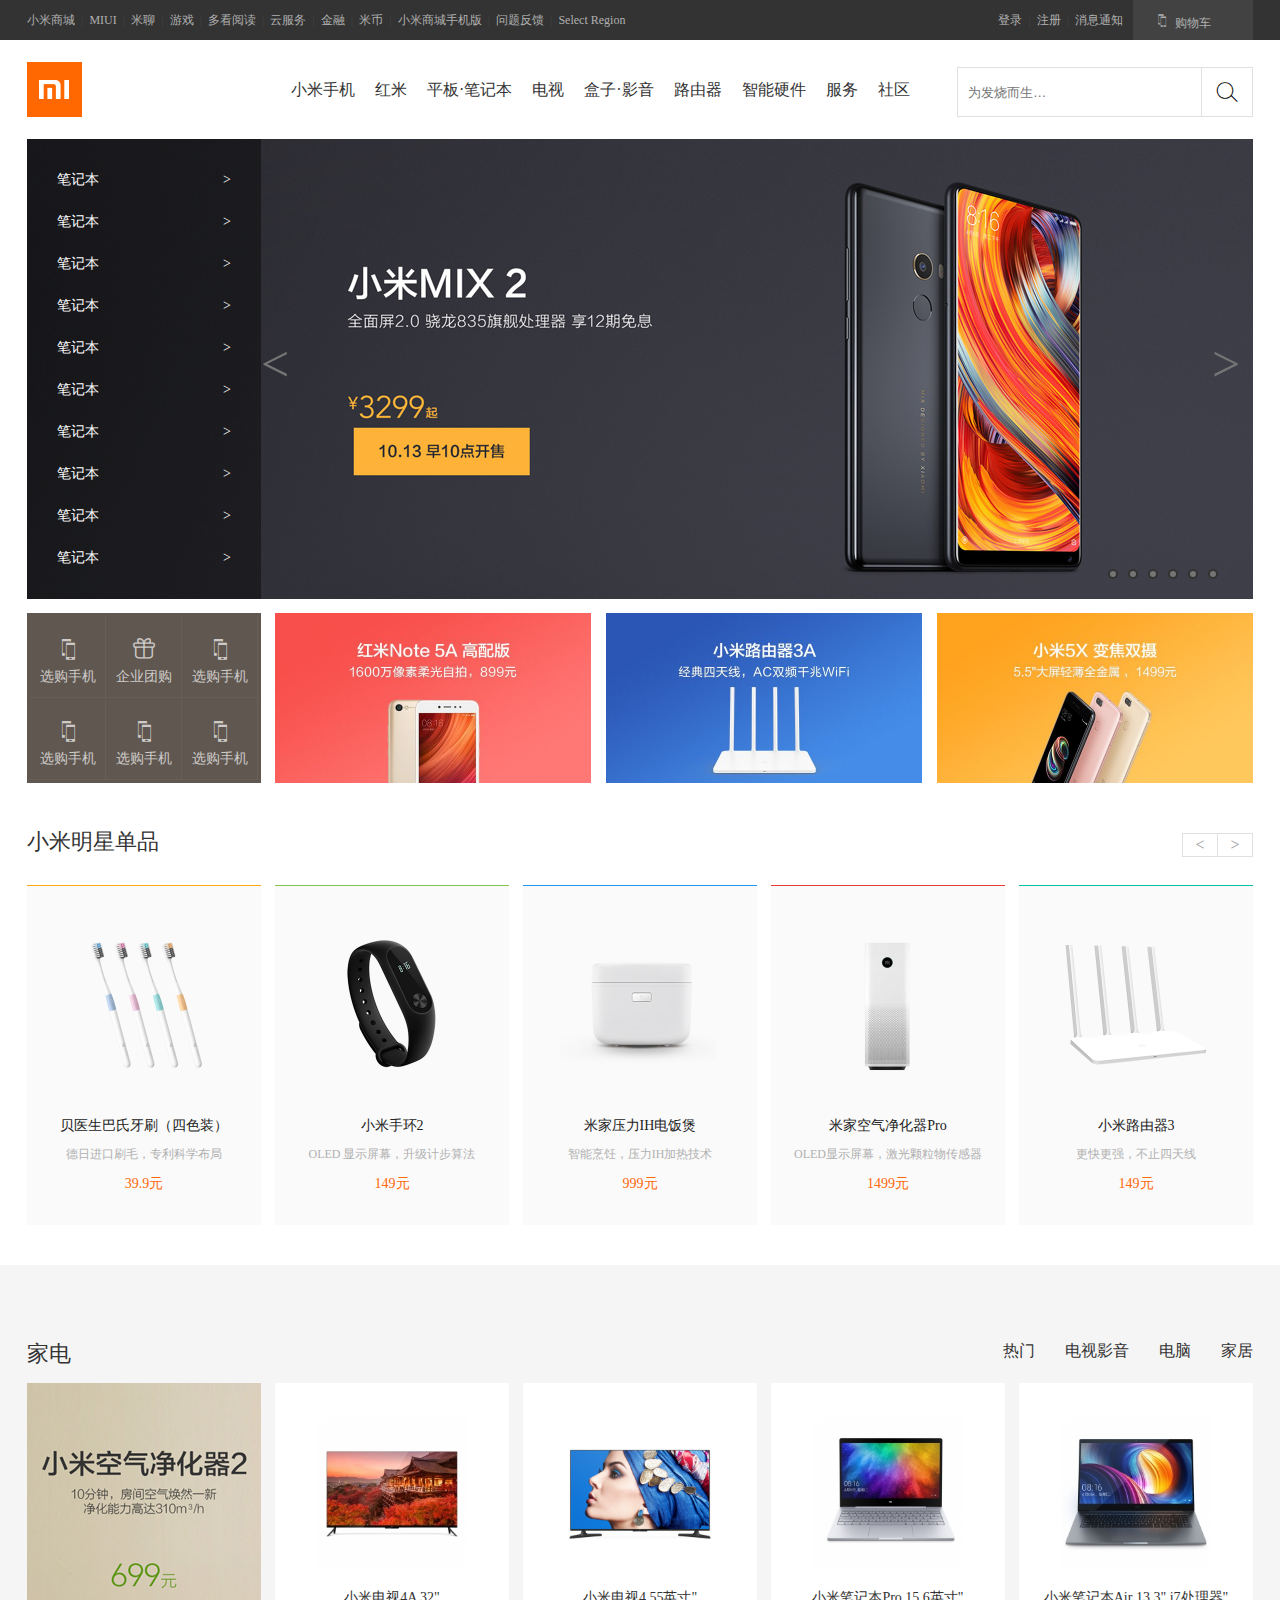
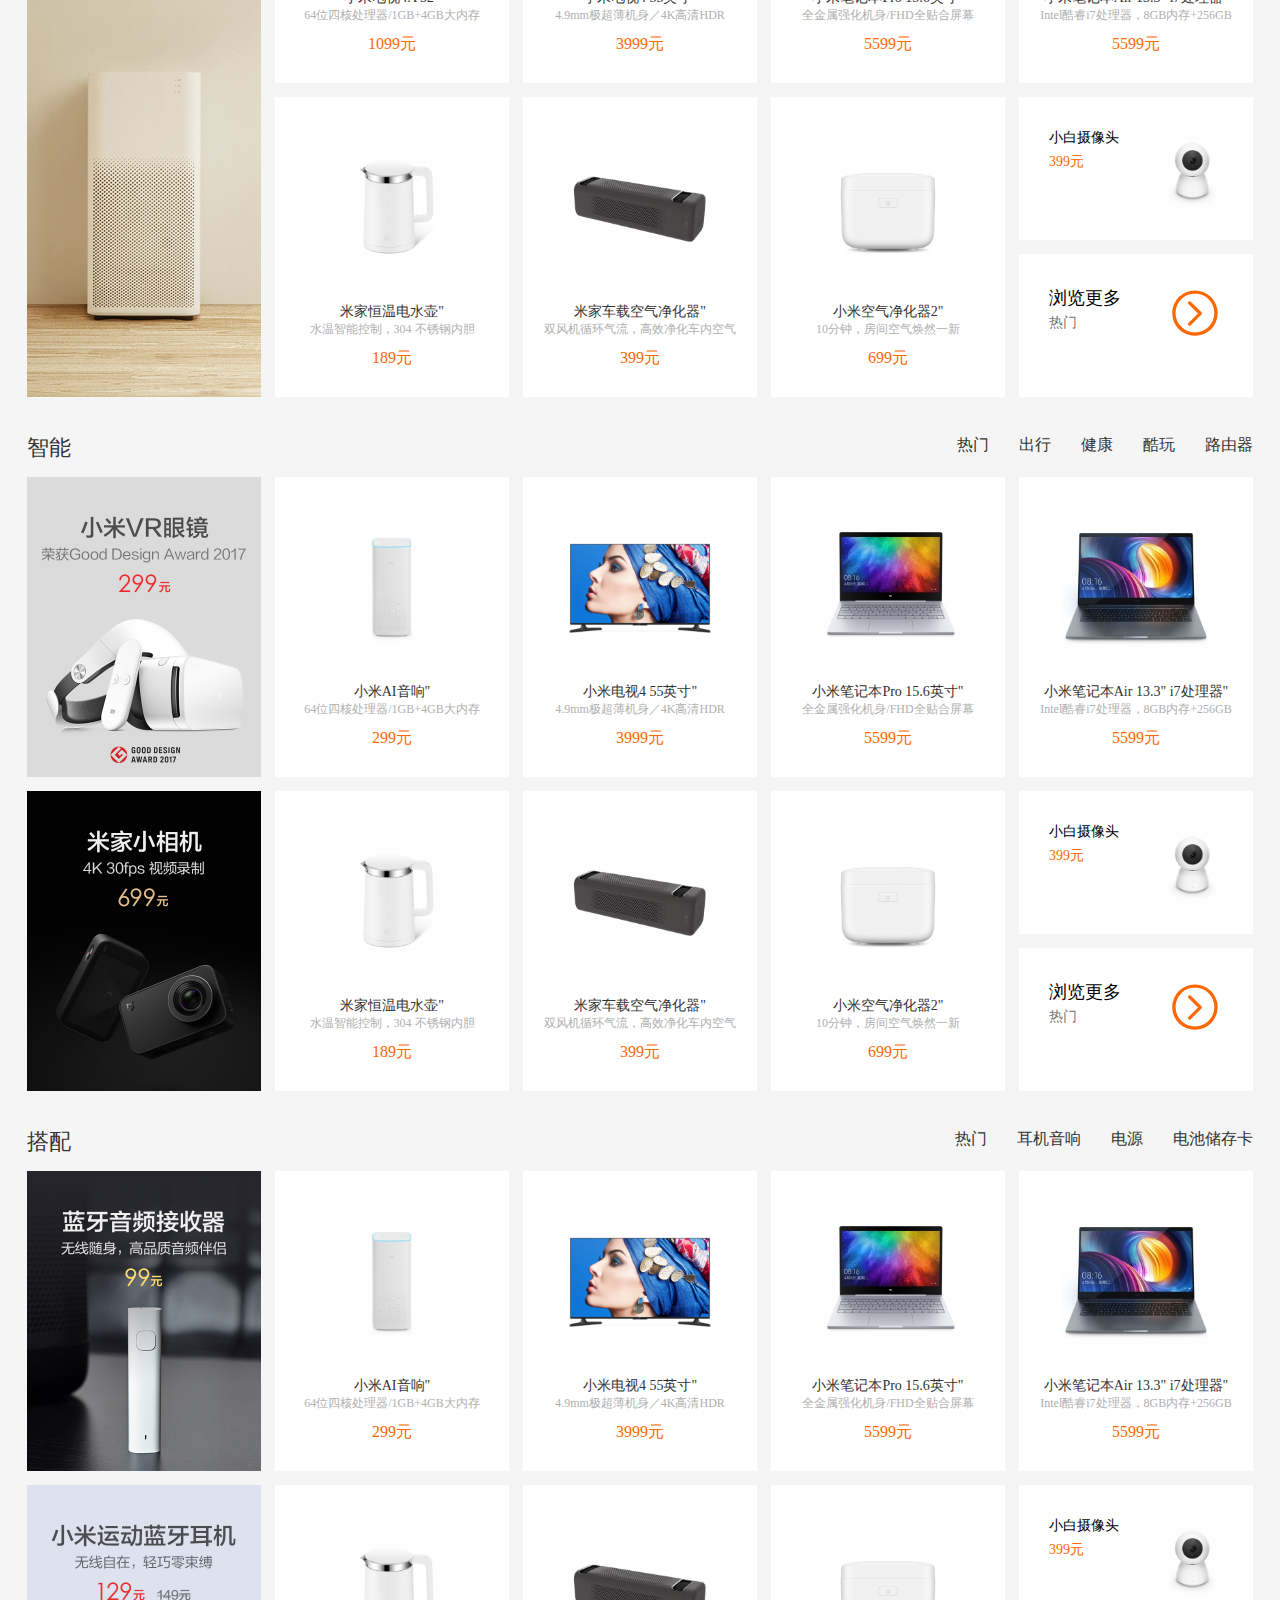
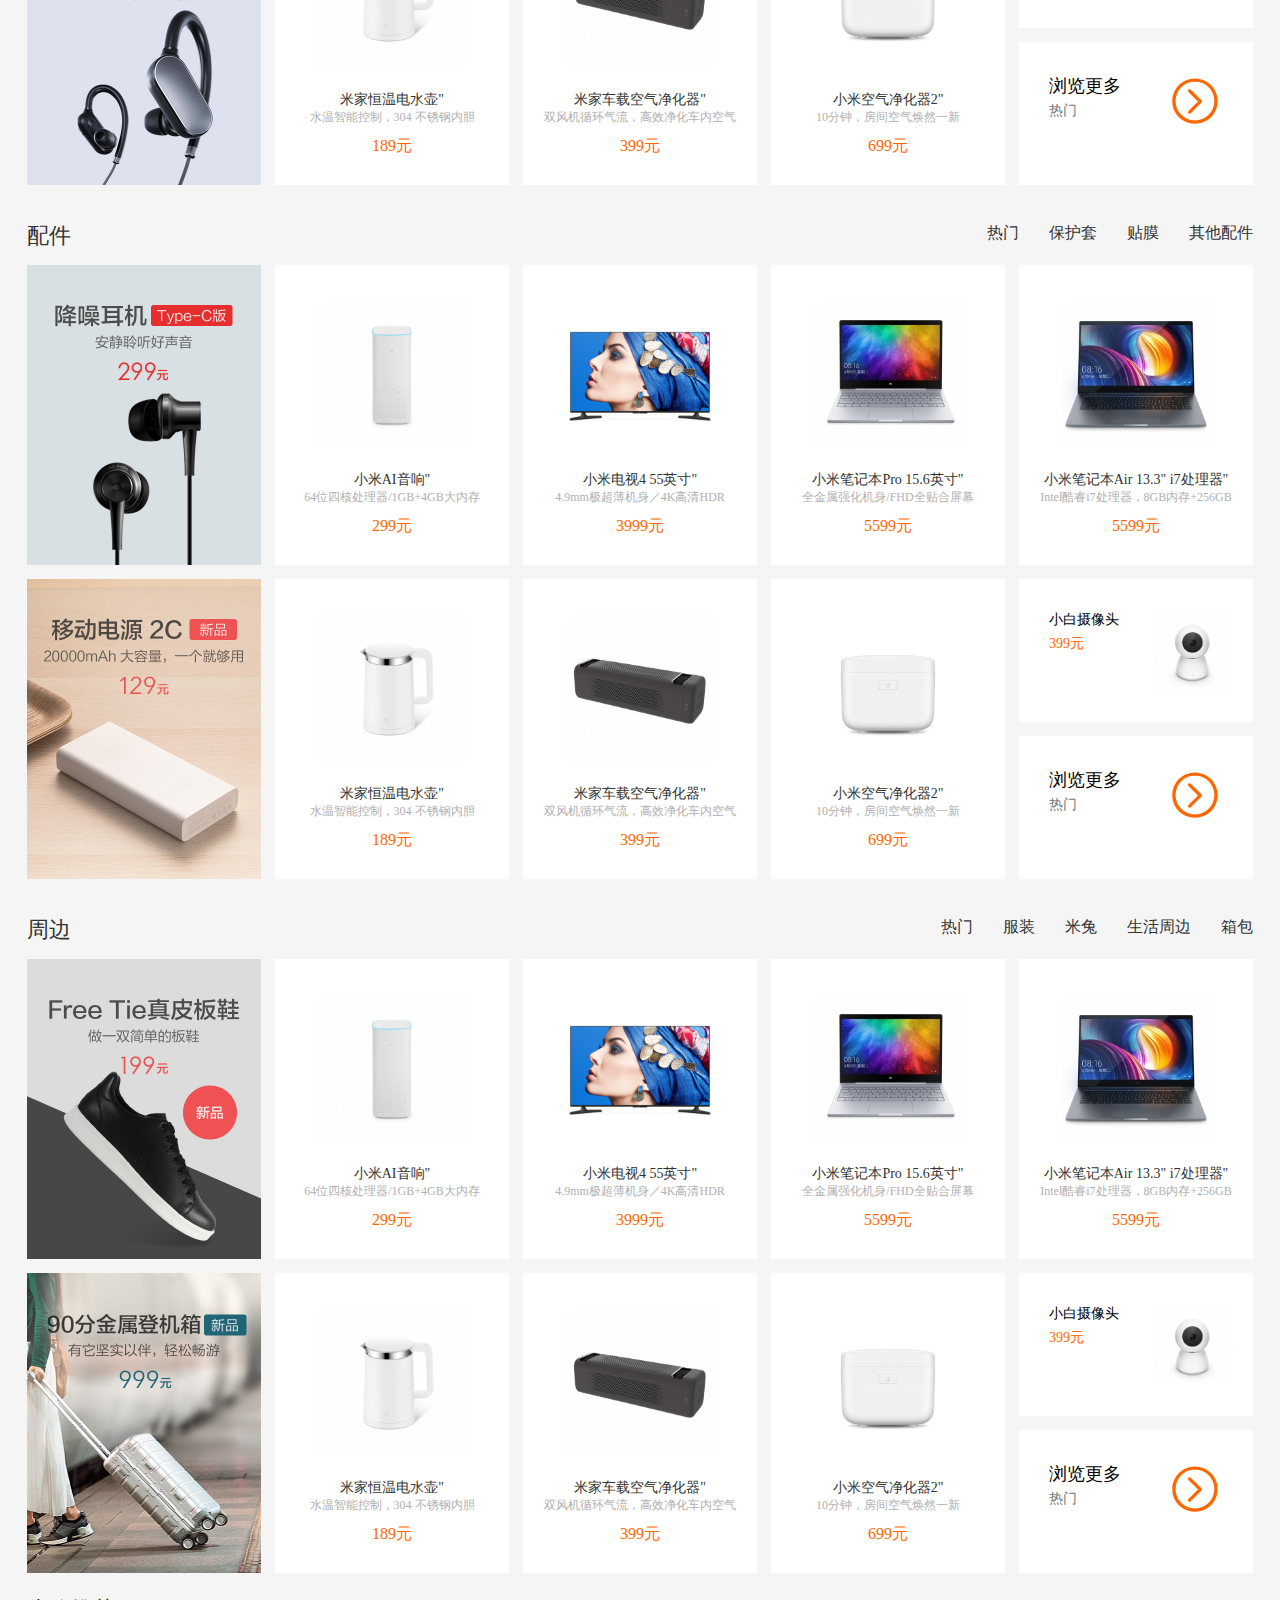
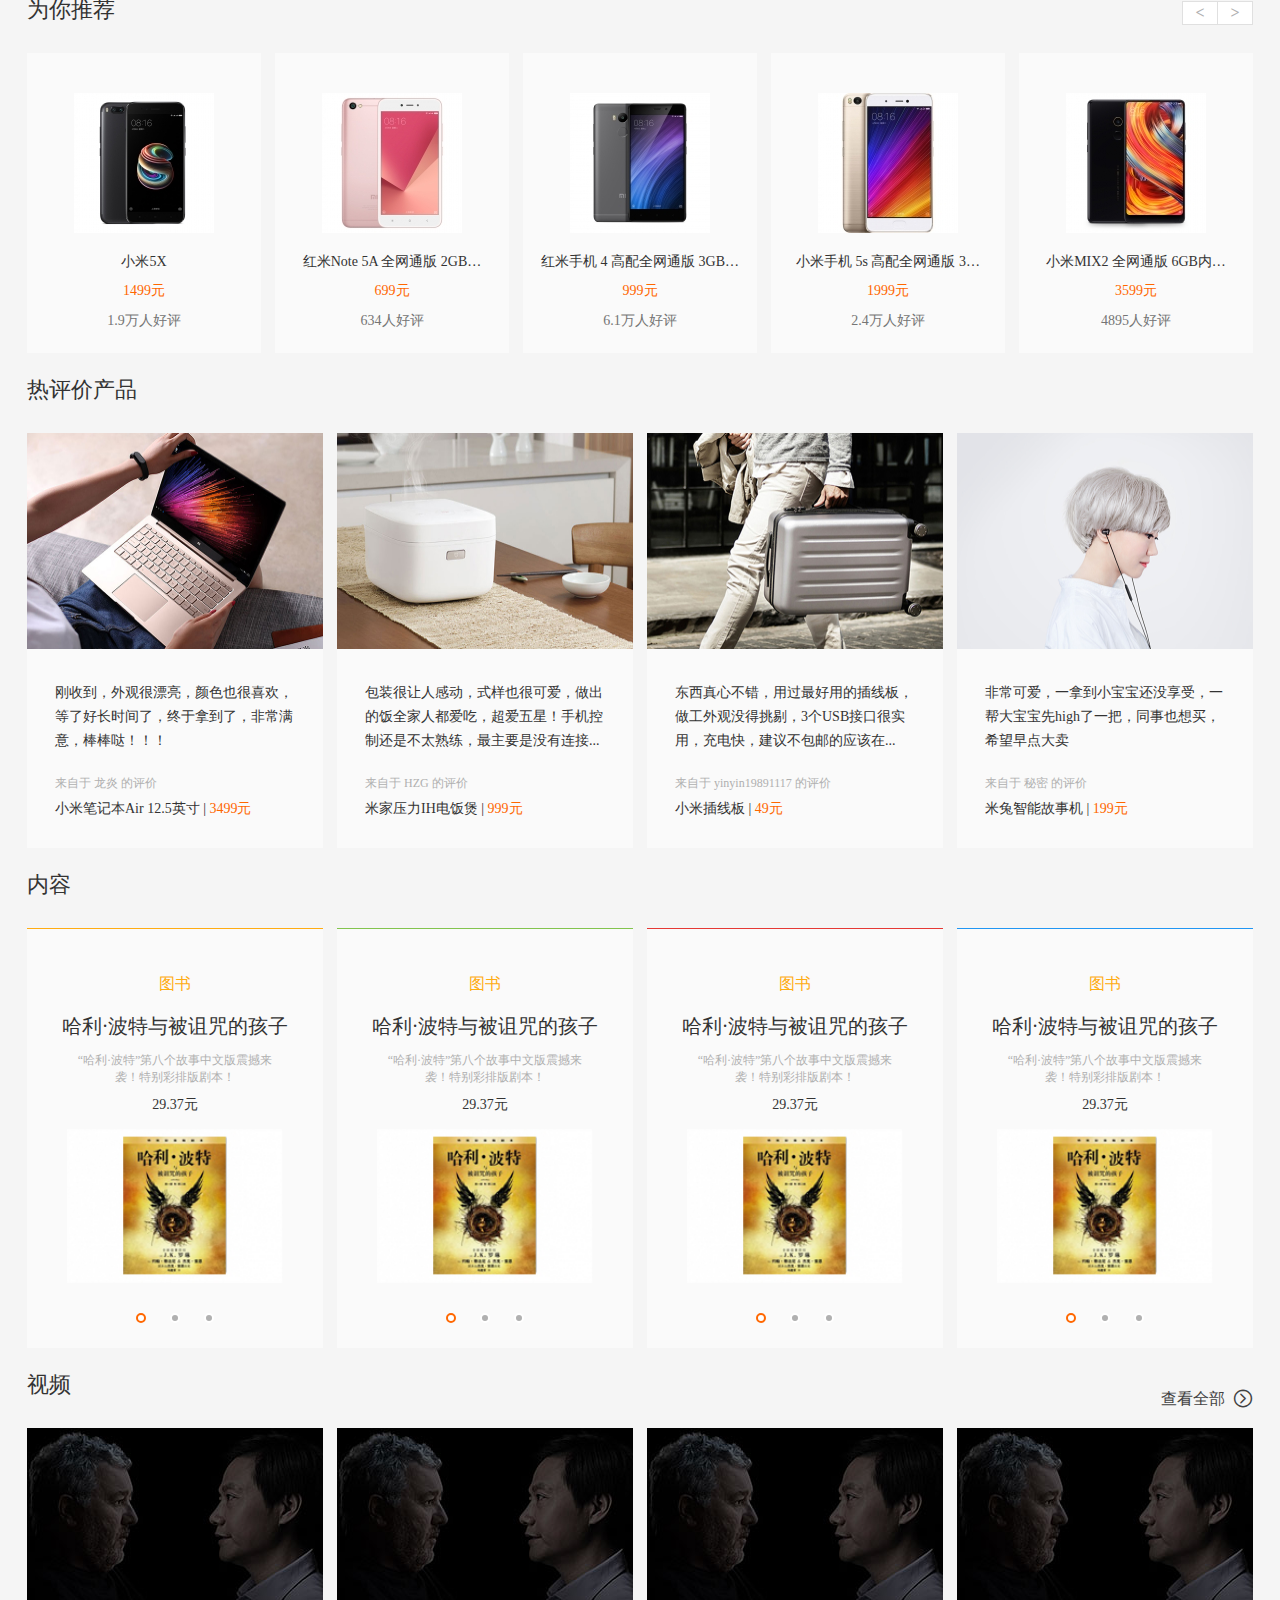
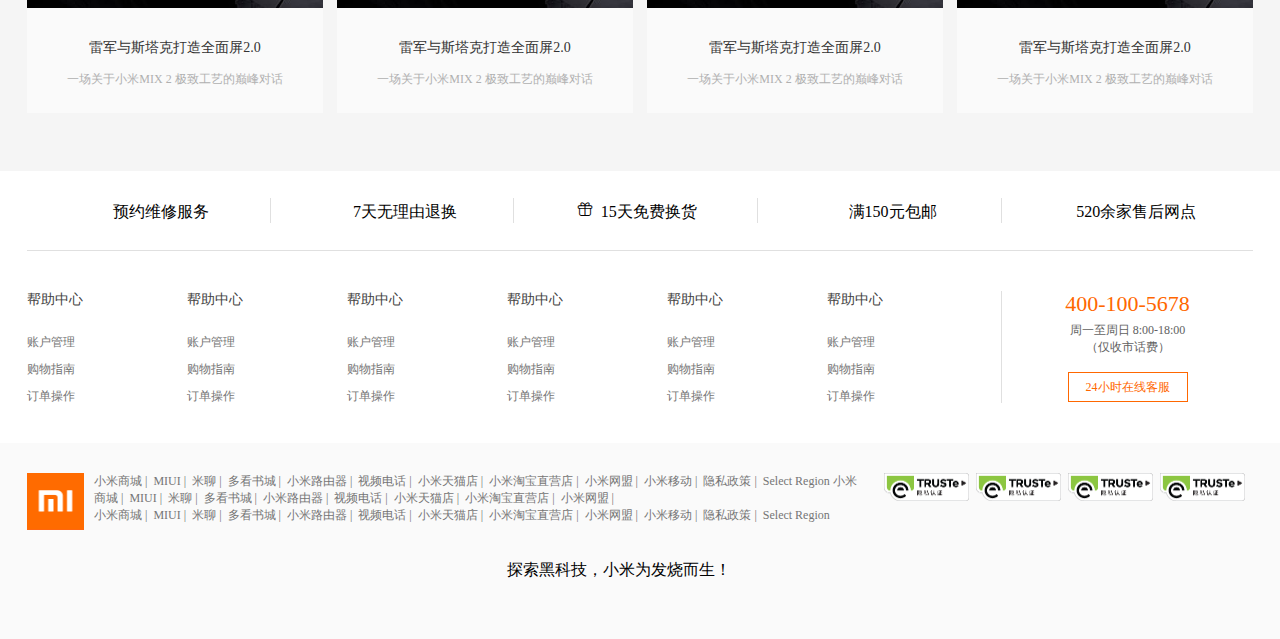
<file: index.html>
<!DOCTYPE html>
<html lang="en">
<head>
	<meta charset="UTF-8">
	<title>小米官网</title>
	<link rel="stylesheet" href="css/index.css">
	<link rel="stylesheet" href="css/base.css">
	<link rel="stylesheet" href="font/iconfont.css">
	<link rel="stylesheet" href="font/font/iconfont.css">
</head>
<body>
	<!-- 头部开始 -->
	<div class="head">
		<div class="head-neikuan">
			<div class="head-left">

				<a href="https://www.mi.com/index.html" class="head-wenzi" target="_self">小米商城</a >
				<div class="head-wenzi head-fenge">|</div>

				<a href="http://www.miui.com/" class="head-wenzi" target="_blank">MIUI</a>
				<div class="head-wenzi head-fenge">|</div>

				<a href="http://www.miliao.com/" class="head-wenzi" target="_	blank">米聊</a>
				<div class="head-wenzi head-fenge">|</div>

				<a href="http://game.xiaomi.com/hy/index.html" class="head-wenzi" target="_blank">游戏</a>
				<div class="head-wenzi head-fenge">|</div>

				<a href="http://www.duokan.com/" class="head-wenzi" target="_blank">多看阅读</a>
				<div class="head-wenzi head-fenge">|</div>

				<a href="https://i.mi.com/" class="head-wenzi" target="_blank">云服务</a>
				<div class="head-wenzi head-fenge">|</div>

				<a href="https://jr.mi.com/index.html" class="head-wenzi" target="_blank">金融</a>
				<div class="head-wenzi head-fenge">|</div>

				<a href="https://mibi.mi.com/" class="head-wenzi" target="_blank">米币</a>
				<div class="head-wenzi head-fenge">|</div>

				<a href="https://www.mi.com/appdownload/" class="head-wenzi" target="_blank">小米商城手机版</a>
				<div class="head-wenzi head-fenge">|</div>

				<a href="https://static.mi.com/feedback/" class="head-wenzi" target="_blank">问题反馈</a>
				<div class="head-wenzi head-fenge">|</div>

				<a href="#" class="head-wenzi">Select Region</a>
			</div>
			<div class="head-right">
				
				<a href="https://account.xiaomi.com/" class="head-wenzi" target="_self">登录</a>
				<div class="head-wenzi head-fenge">|</div>

				<a href="https://account.xiaomi.com/pass/register" class="head-wenzi" target="_self">注册</a>
				<div class="head-wenzi head-fenge">|</div>

				<a href="https://account.xiaomi.com/pass/" class="head-wenzi xiaoxi" target="_self">消息通知</a>
				<a href=""class="gouwuche"> 
					<i class="iconfont icon-cart"></i>
					<span>购物车</span>
				</a>
			</div>
		</div>
	</div>
	<!-- 头部结束 -->

	<!-- 导航开始 -->
	<div class="nav-neikuan">
		<div class="nav-logo">
			<img src="img/xiaomilogo.png" alt="">
		</div>
		<div class="nav-wenzi">
			<a href="#" class="nav-ziti">小米手机</a>
			<a href="#" class="nav-ziti">红米</a>
			<a href="#" class="nav-ziti">平板·笔记本</a>
			<a href="#" class="nav-ziti">电视</a>
			<a href="#" class="nav-ziti">盒子·影音</a>
			<a href="#" class="nav-ziti">路由器</a>
			<a href="#" class="nav-ziti">智能硬件</a>
			<a href="#" class="nav-ziti">服务</a>
			<a href="#" class="nav-ziti">社区</a>
		</div>
		<div class="serach">
			<input type="text" class="sousuo" placeholder="为发烧而生…">
			<input type="submit" class="sousuo-button iconfont" value="&#xe660;">
		</div>
	</div>
	<!-- 导航结束 -->

	<!-- banner开始 -->
	<div class="banner">
		<div class="banner-box">
			<img src="img/banner.jpg" alt="">
		</div>
		<ul class="banner-left">
			<li>
				<a href="">
					<span class="banner-left-zi">笔记本</span>
				<span class="banner-right"> > </span>
				</a>
			</li>
			<li>
				<a href="">
					<span class="banner-left-zi">笔记本</span>
				<span class="banner-right"> > </span>
				</a>
			</li>
			<li>
				<a href="">
					<span class="banner-left-zi">笔记本</span>
				<span class="banner-right"> > </span>
				</a>
			</li>
			<li>
				<a href="">
					<span class="banner-left-zi">笔记本</span>
				<span class="banner-right"> > </span>
				</a>
			</li>
			<li>
				<a href="">
					<span class="banner-left-zi">笔记本</span>
				<span class="banner-right"> > </span>
				</a>
			</li>
			<li>
				<a href="">
					<span class="banner-left-zi">笔记本</span>
				<span class="banner-right"> > </span>
				</a>
			</li>
			<li>
				<a href="">
					<span class="banner-left-zi">笔记本</span>
				<span class="banner-right"> > </span>
				</a>
			</li>
			<li>
				<a href="">
					<span class="banner-left-zi">笔记本</span>
				<span class="banner-right"> > </span>
				</a>
			</li>
			<li>
				<a href="">
					<span class="banner-left-zi">笔记本</span>
				<span class="banner-right"> > </span>
				</a>
			</li>
			<li>
				<a href="">
					<span class="banner-left-zi">笔记本</span>
				<span class="banner-right"> > </span>
				</a>
			</li>
		</ul>
		<a href="" class ="banner-button banner-button1"> < </a>
		<a href="" class ="banner-button banner-button2"> > </a>
		<ul class="banner-dian">
			<li></li>
			<li></li>
			<li></li>
			<li></li>
			<li></li>
			<li></li>
		</ul>
	</div>
	<!-- banner结束 -->

	<!-- 四块开始 -->
	<div class="box">
		<div class="tu1">
			<ul class="biaoqian">
				<li class="zizi">
					<a href=""><i class="iconfont icon-xuangoushouji"></i>选购手机</a>
				</li>
				<li class="zizi">
					<a href=""><i class="iconfont icon-liwu"></i>企业团购</a>
				</li>
				<li class="zizi">
					<a href=""><i class="iconfont icon-xuangoushouji"></i>选购手机</a>
				</li>
				<li class="zizi">
					<a href=""><i class="iconfont icon-xuangoushouji"></i>选购手机</a>
				</li>
				<li class="zizi">
					<a href=""><i class="iconfont icon-xuangoushouji"></i>选购手机</a>
				</li>
				<li class="zizi">
					<a href=""><i class="iconfont icon-xuangoushouji"></i>选购手机</a>
				</li>
			</ul>
		</div>
		<div class="tu2">
			<img src="img/note5A.jpg" alt="">
		</div>
		<div class="tu2 tu3">
			<img src="img/MI3A.jpg" alt="">
		</div>
		<div class="tu2 tu3">
			<img src="img/mi5.jpg" alt="">
		</div>
	</div>
	<!-- 四快结束 -->

	<!-- 单品开始 -->
	<div class="danpin">
		<div class="zibox">
			<div class="wenzi-zuo">小米明星单品</div>
			<div class="zuoyou">
				<div class="zuo"> < </div>
				<div class="you"> > </div>
			</div>
		</div>
		<div class="danpinbox">
			<div class="box-1 box-2">
				<div class="ya"><img src="img/xmad_15023585612783_DIKjh.png" alt=""></div>
				<div class="zi1">贝医生巴氏牙刷（四色装）</div>
				<div class="zi2">德日进口刷毛，专利科学布局</div>
				<div class="zi3">39.9元</div>
			</div>
			<div class="box-1 box-3">
				<div class="ya"><img src="img/xiaomishouhuan.png" alt=""></div>
				<div class="zi1">小米手环2</div>
				<div class="zi2">OLED 显示屏幕，升级计步算法</div>
				<div class="zi3">149元</div>
			</div>
			<div class="box-1 box-4">
				<div class="ya"><img src="img/dianfanbao.jpg" alt=""></div>
				<div class="zi1">米家压力IH电饭煲</div>
				<div class="zi2">智能烹饪，压力IH加热技术</div>
				<div class="zi3">999元</div>
			</div>
			<div class="box-1 box-5">
				<div class="ya"><img src="img/jinghuaqi.png" alt=""></div>
				<div class="zi1">米家空气净化器Pro</div>
				<div class="zi2">OLED显示屏幕，激光颗粒物传感器</div>
				<div class="zi3">1499元</div>
			</div>
			<div class="box-1 box-6">
				<div class="ya"><img src="img/luyouqi.png" alt=""></div>
				<div class="zi1">小米路由器3</div>
				<div class="zi2">更快更强，不止四天线</div>
				<div class="zi3">149元</div>
			</div>
		</div>
	</div>
	<!-- 单品结束 -->

	<!-- 产品分类开始 -->
	<div class="home">
		<div id="jiadian">
			<div class="jiadian-top">
				<h2>家电</h2>
				<div class="jiadian-wenzi">
					<a href="" class="jiadian-wenzi1">热门</a>
					<a href="">电视影音</a>
					<a href="">电脑</a>
					<a href="">家居</a>
				</div>
			</div>
			<div class="jiadian-buttom">
				<div class="jiadian-buttom-zuo">
					<img src="img/jinghua1.jpg" alt="">
				</div>
				<div class="jiadian-buttom-you">
					<div class="jiadian-tu1">
						<div class="jiadian-tu1-box">
							<img src="img/xiaomidianshi.jpg" alt="">
						</div>
						<h3>小米电视4A 32"</h3>
						<h5>64位四核处理器/1GB+4GB大内存</h5>
						<h4>1099元</h4>
						<div class="tanchuang">
							<span class="zi">小米电视太给力了，抢购产品杠杠的，听说客服妹子都特别...</span>
						</div>
					</div>

					<div class="jiadian-tu1">
						<div class="jiadian-tu1-box">
							<img src="img/diannao.png" alt="">
						</div>
						<h3>小米电视4 55英寸"</h3>
						<h5>4.9mm极超薄机身／4K高清HDR</h5>
						<h4>3999元</h4>
						<div class="tanchuang">
							<span class="zi">小米电视太给力了，抢购产品杠杠的，听说客服妹子都特别...</span>
						</div>
					</div>
					<div class="jiadian-tu1">
						<div class="jiadian-tu1-box">
							<img src="img/xiaomidiannao1.jpg" alt="">
						</div>
						<h3>小米笔记本Pro 15.6英寸"</h3>
						<h5>全金属强化机身/FHD全贴合屏幕</h5>
						<h4>5599元</h4>
					</div>
					<div class="jiadian-tu1">
						<div class="jiadian-tu1-box">
							<img src="img/xiaomidiannao.jpg" alt="">
						</div>
						<h3>小米笔记本Air 13.3" i7处理器"</h3>
						<h5>Intel酷睿i7处理器，8GB内存+256GB</h5>
						<h4>5599元</h4>
						<div class="tanchuang">
							<span class="zi">小米电视太给力了，抢购产品杠杠的，听说客服妹子都特别...</span>
						</div>
					</div>
					<div class="jiadian-tu1 jiadian-tu2">
						<div class="jiadian-tu1-box">
							<img src="img/reshuihu.jpg" alt="">
						</div>
						<h3>米家恒温电水壶"</h3>
						<h5>水温智能控制，304 不锈钢内胆</h5>
						<h4>189元</h4>
					</div>
					<div class="jiadian-tu1 jiadian-tu2">
						<div class="jiadian-tu1-box">
							<img src="img/chezaijinghuaqi.jpg" alt="">
						</div>
						<h3>米家车载空气净化器"</h3>
						<h5>双风机循环气流，高效净化车内空气</h5>
						<h4>399元</h4>
						<div class="tanchuang">
							<span class="zi">小米电视太给力了，抢购产品杠杠的，听说客服妹子都特别...</span>
						</div>
					</div>
					<div class="jiadian-tu1 jiadian-tu2">
						<div class="jiadian-tu1-box">
							<img src="img/dianfanbao.png" alt="">
						</div>
						<h3>小米空气净化器2"</h3>
						<h5>10分钟，房间空气焕然一新</h5>
						<h4>699元</h4>
					</div>
					<div class="jiadian-tu2 jiadian-tu3">
						<div class="jiadian-tu1-top">
							<div class="jiadian-tu1-top-zi">
								<h3>小白摄像头</h3>
								<h4>399元</h4>
							</div>
							<div class="jiadian-tu1-top-tu">
								<img src="img/shexiangtou.jpg" alt="">
							</div>
						</div>
						<div class="jiadian-tu1-bottom">
							<div class="jiadian-tu1-bottom-zi">
								<h3>浏览更多</h3>
								<h4>热门</h4>
							</div>
							<div class="jiadian-tu1-bottom-tu">
								<a href="" class="iconfont icon-gengduo-"></a>
							</div>
						</div>
						
					</div>
				</div>
			</div>
		</div>

		<div id="jiadian">
			<div class="jiadian-top">
				<h2>智能</h2>
				<div class="jiadian-wenzi">
					<a href="" class="jiadian-wenzi1">热门</a>
					<a href="">出行</a>
					<a href="">健康</a>
					<a href="">酷玩</a>
					<a href="">路由器</a>
				</div>
			</div>
			<div class="jiadian-buttom">
			
				<div class="jiadian-tu1 zhineng1">
						<img src="img/vr.jpg" alt="">
				</div>
				<div class="jiadian-tu1">
					<div class="jiadian-tu1-box">
						<img src="img/aiyinxiang.jpg" alt="">
					</div>
					<h3>小米AI音响"</h3>
					<h5>64位四核处理器/1GB+4GB大内存</h5>
					<h4>299元</h4>
					<div class="tanchuang">
						<span class="zi">小米电视太给力了，抢购产品杠杠的，听说客服妹子都特别...</span>
					</div>
				</div>
				<div class="jiadian-tu1">
					<div class="jiadian-tu1-box">
						<img src="img/diannao.png" alt="">
					</div>
					<h3>小米电视4 55英寸"</h3>
					<h5>4.9mm极超薄机身／4K高清HDR</h5>
					<h4>3999元</h4>
					<div class="tanchuang">
						<span class="zi">小米电视太给力了，抢购产品杠杠的，听说客服妹子都特别...</span>
					</div>
				</div>
				<div class="jiadian-tu1">
					<div class="jiadian-tu1-box">
						<img src="img/xiaomidiannao1.jpg" alt="">
					</div>
					<h3>小米笔记本Pro 15.6英寸"</h3>
					<h5>全金属强化机身/FHD全贴合屏幕</h5>
					<h4>5599元</h4>
					<div class="tanchuang">
						<span class="zi">小米电视太给力了，抢购产品杠杠的，听说客服妹子都特别...</span>
					</div>
				</div>
				<div class="jiadian-tu1">
					<div class="jiadian-tu1-box">
						<img src="img/xiaomidiannao.jpg" alt="">
					</div>
					<h3>小米笔记本Air 13.3" i7处理器"</h3>
					<h5>Intel酷睿i7处理器，8GB内存+256GB</h5>
					<h4>5599元</h4>
				</div>
				<div class="jiadian-tu1 zhineng1">
						<img src="img/photo.jpg" alt="">
				</div>		
				<div class="jiadian-tu1 jiadian-tu2">
					<div class="jiadian-tu1-box">
						<img src="img/reshuihu.jpg" alt="">
					</div>
					<h3>米家恒温电水壶"</h3>
					<h5>水温智能控制，304 不锈钢内胆</h5>
					<h4>189元</h4>
					<div class="tanchuang">
						<span class="zi">小米电视太给力了，抢购产品杠杠的，听说客服妹子都特别...</span>
					</div>
				</div>
				<div class="jiadian-tu1 jiadian-tu2">
					<div class="jiadian-tu1-box">
						<img src="img/chezaijinghuaqi.jpg" alt="">
					</div>
					<h3>米家车载空气净化器"</h3>
					<h5>双风机循环气流，高效净化车内空气</h5>
					<h4>399元</h4>
				</div>
				<div class="jiadian-tu1 jiadian-tu2">
					<div class="jiadian-tu1-box">
						<img src="img/dianfanbao.png" alt="">
					</div>
					<h3>小米空气净化器2"</h3>
					<h5>10分钟，房间空气焕然一新</h5>
					<h4>699元</h4>
					<div class="tanchuang">
						<span class="zi">小米电视太给力了，抢购产品杠杠的，听说客服妹子都特别...</span>
					</div>
				</div>
				<div class="jiadian-tu2 jiadian-tu3">
					<div class="jiadian-tu1-top">
						<div class="jiadian-tu1-top-zi">
							<h3>小白摄像头</h3>
							<h4>399元</h4>
						</div>
						<div class="jiadian-tu1-top-tu">
							<img src="img/shexiangtou.jpg" alt="">
						</div>
					</div>
					<div class="jiadian-tu1-bottom">
						<div class="jiadian-tu1-bottom-zi">
							<h3>浏览更多</h3>
							<h4>热门</h4>
						</div>
						<div class="jiadian-tu1-bottom-tu">
							<a href="" class="iconfont icon-gengduo-"></a>
						</div>
					</div>
				</div>
			
			</div>
		</div>

		<div id="jiadian">
			<div class="jiadian-top">
				<h2>搭配</h2>
				<div class="jiadian-wenzi">
					<a href="" class="jiadian-wenzi1">热门</a>
					<a href="">耳机音响</a>
					<a href="">电源</a>
					<a href="">电池储存卡</a>
				</div>
			</div>
			<div class="jiadian-buttom">
			
				<div class="jiadian-tu1 zhineng1">
						<img src="img/lanya.jpg" alt="">
				</div>
		
				<div class="jiadian-tu1">
					<div class="jiadian-tu1-box">
						<img src="img/aiyinxiang.jpg" alt="">
					</div>
					<h3>小米AI音响"</h3>
					<h5>64位四核处理器/1GB+4GB大内存</h5>
					<h4>299元</h4>
					<div class="tanchuang">
						<span class="zi">小米电视太给力了，抢购产品杠杠的，听说客服妹子都特别...</span>
					</div>
				</div>
				<div class="jiadian-tu1">
					<div class="jiadian-tu1-box">
						<img src="img/diannao.png" alt="">
					</div>
					<h3>小米电视4 55英寸"</h3>
					<h5>4.9mm极超薄机身／4K高清HDR</h5>
					<h4>3999元</h4>
					<div class="tanchuang">
						<span class="zi">小米电视太给力了，抢购产品杠杠的，听说客服妹子都特别...</span>
					</div>
				</div>
				<div class="jiadian-tu1">
					<div class="jiadian-tu1-box">
						<img src="img/xiaomidiannao1.jpg" alt="">
					</div>
					<h3>小米笔记本Pro 15.6英寸"</h3>
					<h5>全金属强化机身/FHD全贴合屏幕</h5>
					<h4>5599元</h4>
				</div>
				<div class="jiadian-tu1">
					<div class="jiadian-tu1-box">
						<img src="img/xiaomidiannao.jpg" alt="">
					</div>
					<h3>小米笔记本Air 13.3" i7处理器"</h3>
					<h5>Intel酷睿i7处理器，8GB内存+256GB</h5>
					<h4>5599元</h4>
					<div class="tanchuang">
						<span class="zi">小米电视太给力了，抢购产品杠杠的，听说客服妹子都特别...</span>
					</div>
				</div>
				<div class="jiadian-tu1 zhineng1">
					<img src="img/erji.jpg" alt="">
				</div>				
				<div class="jiadian-tu1 jiadian-tu2">
					<div class="jiadian-tu1-box">
						<img src="img/reshuihu.jpg" alt="">
					</div>
					<h3>米家恒温电水壶"</h3>
					<h5>水温智能控制，304 不锈钢内胆</h5>
					<h4>189元</h4>
					<div class="tanchuang">
						<span class="zi">小米电视太给力了，抢购产品杠杠的，听说客服妹子都特别...</span>
					</div>
				</div>
				<div class="jiadian-tu1 jiadian-tu2">
					<div class="jiadian-tu1-box">
						<img src="img/chezaijinghuaqi.jpg" alt="">
					</div>
					<h3>米家车载空气净化器"</h3>
					<h5>双风机循环气流，高效净化车内空气</h5>
					<h4>399元</h4>
					<div class="tanchuang">
						<span class="zi">小米电视太给力了，抢购产品杠杠的，听说客服妹子都特别...</span>
					</div>
				</div>
				<div class="jiadian-tu1 jiadian-tu2">
					<div class="jiadian-tu1-box">
						<img src="img/dianfanbao.png" alt="">
					</div>
					<h3>小米空气净化器2"</h3>
					<h5>10分钟，房间空气焕然一新</h5>
					<h4>699元</h4>
				</div>
				<div class="jiadian-tu2 jiadian-tu3">
					<div class="jiadian-tu1-top">
						<div class="jiadian-tu1-top-zi">
							<h3>小白摄像头</h3>
							<h4>399元</h4>
						</div>
						<div class="jiadian-tu1-top-tu">
							<img src="img/shexiangtou.jpg" alt="">
						</div>
					</div>
					<div class="jiadian-tu1-bottom">
						<div class="jiadian-tu1-bottom-zi">
							<h3>浏览更多</h3>
							<h4>热门</h4>
						</div>
						<div class="jiadian-tu1-bottom-tu">
							<a href="" class="iconfont icon-gengduo-"></a>
						</div>
					</div>
				</div>
				
			</div>
		</div>
		<div id="jiadian">
			<div class="jiadian-top">
				<h2>配件</h2>
				<div class="jiadian-wenzi">
					<a href="" class="jiadian-wenzi1">热门</a>
					<a href="">保护套</a>
					<a href="">贴膜</a>
					<a href="">其他配件</a>
				</div>
			</div>
			<div class="jiadian-buttom">
			
				<div class="jiadian-tu1 zhineng1">
						<img src="img/jiangzao.jpg" alt="">
				</div>	
			
				<div class="jiadian-tu1">
					<div class="jiadian-tu1-box">
						<img src="img/aiyinxiang.jpg" alt="">
					</div>
					<h3>小米AI音响"</h3>
					<h5>64位四核处理器/1GB+4GB大内存</h5>
					<h4>299元</h4>
					<div class="tanchuang">
						<span class="zi">小米电视太给力了，抢购产品杠杠的，听说客服妹子都特别...</span>
					</div>
				</div>
				<div class="jiadian-tu1">
					<div class="jiadian-tu1-box">
						<img src="img/diannao.png" alt="">
					</div>
					<h3>小米电视4 55英寸"</h3>
					<h5>4.9mm极超薄机身／4K高清HDR</h5>
					<h4>3999元</h4>
					<div class="tanchuang">
						<span class="zi">小米电视太给力了，抢购产品杠杠的，听说客服妹子都特别...</span>
					</div>
				</div>
				<div class="jiadian-tu1">
					<div class="jiadian-tu1-box">
						<img src="img/xiaomidiannao1.jpg" alt="">
					</div>
					<h3>小米笔记本Pro 15.6英寸"</h3>
					<h5>全金属强化机身/FHD全贴合屏幕</h5>
					<h4>5599元</h4>
					<div class="tanchuang">
						<span class="zi">小米电视太给力了，抢购产品杠杠的，听说客服妹子都特别...</span>
					</div>
				</div>
				<div class="jiadian-tu1">
					<div class="jiadian-tu1-box">
						<img src="img/xiaomidiannao.jpg" alt="">
					</div>
					<h3>小米笔记本Air 13.3" i7处理器"</h3>
					<h5>Intel酷睿i7处理器，8GB内存+256GB</h5>
					<h4>5599元</h4>
				</div>
				<div class="jiadian-tu1 zhineng1">
						<img src="img/yidongdianyuan.jpg" alt="">
				</div>			
				<div class="jiadian-tu1 jiadian-tu2">
					<div class="jiadian-tu1-box">
						<img src="img/reshuihu.jpg" alt="">
					</div>
					<h3>米家恒温电水壶"</h3>
					<h5>水温智能控制，304 不锈钢内胆</h5>
					<h4>189元</h4>
					<div class="tanchuang">
						<span class="zi">小米电视太给力了，抢购产品杠杠的，听说客服妹子都特别...</span>
					</div>
				</div>
				<div class="jiadian-tu1 jiadian-tu2">
					<div class="jiadian-tu1-box">
						<img src="img/chezaijinghuaqi.jpg" alt="">
					</div>
					<h3>米家车载空气净化器"</h3>
					<h5>双风机循环气流，高效净化车内空气</h5>
					<h4>399元</h4>
				</div>
				<div class="jiadian-tu1 jiadian-tu2">
					<div class="jiadian-tu1-box">
						<img src="img/dianfanbao.png" alt="">
					</div>
					<h3>小米空气净化器2"</h3>
					<h5>10分钟，房间空气焕然一新</h5>
					<h4>699元</h4>
					<div class="tanchuang">
						<span class="zi">小米电视太给力了，抢购产品杠杠的，听说客服妹子都特别...</span>
					</div>
				</div>
				<div class="jiadian-tu2 jiadian-tu3">
					<div class="jiadian-tu1-top">
						<div class="jiadian-tu1-top-zi">
							<h3>小白摄像头</h3>
							<h4>399元</h4>
						</div>
						<div class="jiadian-tu1-top-tu">
							<img src="img/shexiangtou.jpg" alt="">
						</div>
					</div>
					<div class="jiadian-tu1-bottom">
						<div class="jiadian-tu1-bottom-zi">
							<h3>浏览更多</h3>
							<h4>热门</h4>
						</div>
						<div class="jiadian-tu1-bottom-tu">
							<a href="" class="iconfont icon-gengduo-"></a>
						</div>
					</div>
				</div>
				
			</div>
		</div>
		<div id="jiadian">
			<div class="jiadian-top">
				<h2>周边</h2>
				<div class="jiadian-wenzi">
					<a href="" class="jiadian-wenzi1">热门</a>
					<a href="">服装</a>
					<a href="">米兔</a>
					<a href="">生活周边</a>
					<a href="">箱包</a>
				</div>
			</div>
			<div class="jiadian-buttom">
			
				<div class="jiadian-tu1 zhineng1">
						<img src="img/xie.jpg" alt="">
				</div>			
			
				<div class="jiadian-tu1">
					<div class="jiadian-tu1-box">
						<img src="img/aiyinxiang.jpg" alt="">
					</div>
					<h3>小米AI音响"</h3>
					<h5>64位四核处理器/1GB+4GB大内存</h5>
					<h4>299元</h4>
				</div>
				<div class="jiadian-tu1">
					<div class="jiadian-tu1-box">
						<img src="img/diannao.png" alt="">
					</div>
					<h3>小米电视4 55英寸"</h3>
					<h5>4.9mm极超薄机身／4K高清HDR</h5>
					<h4>3999元</h4>
					<div class="tanchuang">
						<span class="zi">小米电视太给力了，抢购产品杠杠的，听说客服妹子都特别...</span>
					</div>
				</div>
				<div class="jiadian-tu1">
					<div class="jiadian-tu1-box">
						<img src="img/xiaomidiannao1.jpg" alt="">
					</div>
					<h3>小米笔记本Pro 15.6英寸"</h3>
					<h5>全金属强化机身/FHD全贴合屏幕</h5>
					<h4>5599元</h4>
					<div class="tanchuang">
						<span class="zi">小米电视太给力了，抢购产品杠杠的，听说客服妹子都特别...</span>
					</div>
				</div>
				<div class="jiadian-tu1">
					<div class="jiadian-tu1-box">
						<img src="img/xiaomidiannao.jpg" alt="">
					</div>
					<h3>小米笔记本Air 13.3" i7处理器"</h3>
					<h5>Intel酷睿i7处理器，8GB内存+256GB</h5>
					<h4>5599元</h4>
					<div class="tanchuang">
						<span class="zi">小米电视太给力了，抢购产品杠杠的，听说客服妹子都特别...</span>
					</div>
				</div>
				<div class="jiadian-tu1 zhineng1">
						<img src="img/xilixiang.jpg" alt="">
				</div>	
				<div class="jiadian-tu1 jiadian-tu2">
					<div class="jiadian-tu1-box">
						<img src="img/reshuihu.jpg" alt="">
					</div>
					<h3>米家恒温电水壶"</h3>
					<h5>水温智能控制，304 不锈钢内胆</h5>
					<h4>189元</h4>
					<div class="tanchuang">
						<span class="zi">小米电视太给力了，抢购产品杠杠的，听说客服妹子都特别...</span>
					</div>
				</div>
				<div class="jiadian-tu1 jiadian-tu2">
					<div class="jiadian-tu1-box">
						<img src="img/chezaijinghuaqi.jpg" alt="">
					</div>
					<h3>米家车载空气净化器"</h3>
					<h5>双风机循环气流，高效净化车内空气</h5>
					<h4>399元</h4>
					<div class="tanchuang">
						<span class="zi">小米电视太给力了，抢购产品杠杠的，听说客服妹子都特别...</span>
					</div>
				</div>
				<div class="jiadian-tu1 jiadian-tu2">
					<div class="jiadian-tu1-box">
						<img src="img/dianfanbao.png" alt="">
					</div>
					<h3>小米空气净化器2"</h3>
					<h5>10分钟，房间空气焕然一新</h5>
					<h4>699元</h4>

				</div>
				<div class="jiadian-tu2 jiadian-tu3">
					<div class="jiadian-tu1-top">
						<div class="jiadian-tu1-top-zi">
							<h3>小白摄像头</h3>
							<h4>399元</h4>
						</div>
						<div class="jiadian-tu1-top-tu">
							<img src="img/shexiangtou.jpg" alt="">
						</div>
					</div>
					<div class="jiadian-tu1-bottom">
						<div class="jiadian-tu1-bottom-zi">
							<h3>浏览更多</h3>
							<h4>热门</h4>
						</div>
						<div class="jiadian-tu1-bottom-tu">
							<a href="" class="iconfont icon-gengduo-"></a>
						</div>
					</div>	
				</div>
				
			</div>
		</div>
		<div class="weinituijian">
			<div class="zibox">
				<div class="wenzi-zuo">为你推荐</div>
				<div class="zuoyou">
					<div class="zuo"> < </div>
					<div class="you"> > </div>
				</div>
			</div>
			<div class="danpinbox">
				<div class="box-1 box-2">
					<div class="ya">
						<img src="img/xiaomi1.jpg" alt="">
					</div>
					<div class="zi1">小米5X </div>
					<div class="zi2">1499元</div>
					<div class="zi3">1.9万人好评</div>
				</div>
				<div class="box-1 box-3">
					<div class="ya">
						<img src="img/hongminote.jpg" alt="">
					</div>
					<div class="zi1">红米Note 5A 全网通版 2GB…</div>
					<div class="zi2">699元</div>
					<div class="zi3">634人好评</div>
				</div>
				<div class="box-1 box-4">
					<div class="ya">
						<img src="img/hongmi4.jpg" alt="">
					</div>
					<div class="zi1">红米手机 4 高配全网通版 3GB…</div>
					<div class="zi2">999元</div>
					<div class="zi3">6.1万人好评</div>
				</div>
				<div class="box-1 box-5">
					<div class="ya">
						<img src="img/xiaomi5s.jpg" alt="">
					</div>
					<div class="zi1">小米手机 5s 高配全网通版 3…</div>
					<div class="zi2">1999元</div>
					<div class="zi3">2.4万人好评</div>
				</div>
				<div class="box-1 box-6">
					<div class="ya">
						<img src="img/xiaomimix.jpg" alt="">
					</div>
					<div class="zi1">小米MIX2 全网通版 6GB内…</div>
					<div class="zi2">3599元</div>
					<div class="zi3">4895人好评</div>
				</div>
			</div>
		</div>
		<div class="repingchanpin">
			<div class="zibox">
				<div class="wenzi-zuo">热评价产品</div>
			</div>
			<div class="danpinbox">
				<div class="box-1 box-2">
					<div class="ya">
						<img src="img/re1.jpg" alt="">
					</div>
					<div class="zi-box">
						<div class="zi1">刚收到，外观很漂亮，颜色也很喜欢，等了好长时间了，终于拿到了，非常满意，棒棒哒！！！</div>
					</div>
						<div class="zi2">来自于 龙炎 的评价</div>
						<div class="zi3">小米笔记本Air 12.5英寸 | <span>3499元</span></div>
				</div>
				<div class="box-1 box-3">
					<div class="ya">
						<img src="img/re2.jpg" alt="">
					</div>
					<div class="zi-box">
						<div class="zi1">包装很让人感动，式样也很可爱，做出的饭全家人都爱吃，超爱五星！手机控制还是不太熟练，最主要是没有连接...</div>
					</div>
						<div class="zi2"> 来自于 HZG 的评价 </div>
						<div class="zi3">米家压力IH电饭煲 | <span>999元</span></div>
				</div>
				<div class="box-1 box-4">
					<div class="ya">
						<img src="img/re3.jpg" alt="">
					</div>
					<div class="zi-box">
						<div class="zi1">东西真心不错，用过最好用的插线板，做工外观没得挑剔，3个USB接口很实用，充电快，建议不包邮的应该在...</div>
					</div>
						<div class="zi2"> 来自于 yinyin19891117 的评价 </div>
						<div class="zi3">小米插线板 | <span>49元</span></div>
				</div>
				<div class="box-1 box-5">
					<div class="ya">
						<img src="img/re4.jpg" alt="">
					</div>
					<div class="zi-box">
						<div class="zi1">非常可爱，一拿到小宝宝还没享受，一帮大宝宝先high了一把，同事也想买，希望早点大卖
						</div>
					</div>
						<div class="zi2"> 来自于 秘密 的评价 </div>
						<div class="zi3">米兔智能故事机 | <span>199元</span> 
						</div>
				</div>
			</div>
		</div>
		<div class="neirong">
			<div class="zibox">
				<div class="wenzi-zuo">内容</div>
			</div>
			<div class="danpinbox">
				<div class="box-1 box-2">
					<div class="ya">
						<div class="zi1">图书</div>
						<div class="zi2">哈利·波特与被诅咒的孩子</div>
						<div class="zi3">“哈利·波特”第八个故事中文版震撼来袭！特别彩排版剧本！</div>
						<div class="zi4">29.37元</div>
						<div class="tu1">
							<img src="img/hali.png" alt="">
						</div>
						<div class="lunbo">
							<ul class="lunbodian">
								<li class="dian dian2"></li>
								<li class="dian dian3"></li>
								<li class="dian dian3"></li>
							</ul>
						</div>
					</div>
				</div>
				<div class="box-1 box-3">
					<div class="ya">
						<div class="zi1">图书</div>
						<div class="zi2">哈利·波特与被诅咒的孩子</div>
						<div class="zi3">“哈利·波特”第八个故事中文版震撼来袭！特别彩排版剧本！</div>
						<div class="zi4">29.37元</div>
						<div class="tu1">
							<img src="img/hali.png" alt="">
						</div>
						<div class="lunbo">
							<ul class="lunbodian">
								<li class="dian dian2"></li>
								<li class="dian dian3"></li>
								<li class="dian dian3"></li>
							</ul>
						</div>
					</div>
				</div>
				<div class="box-1 box-4">
					<div class="ya">
						<div class="zi1">图书</div>
						<div class="zi2">哈利·波特与被诅咒的孩子</div>
						<div class="zi3">“哈利·波特”第八个故事中文版震撼来袭！特别彩排版剧本！</div>
						<div class="zi4">29.37元</div>
						<div class="tu1">
							<img src="img/hali.png" alt="">
						</div>
						<div class="lunbo">
							<ul class="lunbodian">
								<li class="dian dian2"></li>
								<li class="dian dian3"></li>
								<li class="dian dian3"></li>
							</ul>
						</div>
					</div>
				</div>
				<div class="box-1 box-5">
					<div class="ya">
						<div class="zi1">图书</div>
						<div class="zi2">哈利·波特与被诅咒的孩子</div>
						<div class="zi3">“哈利·波特”第八个故事中文版震撼来袭！特别彩排版剧本！</div>
						<div class="zi4">29.37元</div>
						<div class="tu1">
							<img src="img/hali.png" alt="">
						</div>
						<div class="lunbo">
							<ul class="lunbodian">
								<li class="dian dian2"></li>
								<li class="dian dian3"></li>
								<li class="dian dian3"></li>
							</ul>
						</div>
					</div>
				</div>
			</div>
		</div>
		<div class="video">
			<div class="zibox">
				<div class="wenzi-zuo">视频</div>
				<div class="more">
					<a href="" class="">查看全部<i class="iconfont icon-gengduo-"></i></a>
				</div>
			</div>
			<div class="danpinbox">
				<div class="box-1 box-2">
					<div class="ya">
						<img src="img/leijun.jpg" alt="">
					</div>
					<div class="zi-box">
						<div class="zi1">雷军与斯塔克打造全面屏2.0</div>
					</div>
						<div class="zi2">一场关于小米MIX 2 极致工艺的巅峰对话</div>
				</div>
				<div class="box-1 box-3">
					<div class="ya">
						<img src="img/leijun.jpg" alt="">
					</div>
					<div class="zi-box">
						<div class="zi1">雷军与斯塔克打造全面屏2.0</div>
					</div>
						<div class="zi2">一场关于小米MIX 2 极致工艺的巅峰对话</div>
				</div>
				<div class="box-1 box-4">
					<div class="ya">
						<img src="img/leijun.jpg" alt="">
					</div>
					<div class="zi-box">
						<div class="zi1">雷军与斯塔克打造全面屏2.0</div>
					</div>
						<div class="zi2">一场关于小米MIX 2 极致工艺的巅峰对话</div>
				</div>
				<div class="box-1 box-5">
					<div class="ya">
						<img src="img/leijun.jpg" alt="">
					</div>
					<div class="zi-box">
						<div class="zi1">雷军与斯塔克打造全面屏2.0</div>
					</div>
						<div class="zi2">一场关于小米MIX 2 极致工艺的巅峰对话</div>
				</div>
			</div>
		</div>
	</div>
	<!-- 产品分类结束 -->

	<!-- 页脚开始 -->
	<div class="footer">
		<div class="neikuang">
			<div class="yejiao-top">
				<ul class="yejiao-top-zi">
					<li class="yejiao-top-zi1"><i class="iconfont">&#xe629;</i>预约维修服务</li>
					<li><i class="iconfont">&#xe612;</i>7天无理由退换</li>
					<li><i class="iconfont">&#xe603;</i>15天免费换货</li>
					<li><i class="iconfont">&#xe662;</i>满150元包邮</li>
					<li><i class="iconfont">&#xe619;</i>520余家售后网点</li>
				</ul>
			</div>
			<div class="yejiao-mid">
				<ul class="yejiao-mid-zi">
					<li class="help">帮助中心</li>
					<li class="zhanghu">账户管理</li>
					<li>购物指南</li>
					<li> 订单操作</li>
				</ul>
				<ul class="yejiao-mid-zi">
					<li class="help">帮助中心</li>
					<li class="zhanghu">账户管理</li>
					<li>购物指南</li>
					<li> 订单操作</li>
				</ul>
				<ul class="yejiao-mid-zi">
					<li class="help">帮助中心</li>
					<li class="zhanghu">账户管理</li>
					<li>购物指南</li>
					<li> 订单操作</li>
				</ul>
				<ul class="yejiao-mid-zi">
					<li class="help">帮助中心</li>
					<li class="zhanghu">账户管理</li>
					<li>购物指南</li>
					<li> 订单操作</li>
				</ul>
				<ul class="yejiao-mid-zi">
					<li class="help">帮助中心</li>
					<li class="zhanghu">账户管理</li>
					<li>购物指南</li>
					<li> 订单操作</li>
				</ul>
				<ul class="yejiao-mid-zi">
					<li class="help">帮助中心</li>
					<li class="zhanghu">账户管理</li>
					<li>购物指南</li>
					<li> 订单操作</li>
				</ul>
				<div class="youbian">
					<p class="phone">400-100-5678</p>
					<p class="wenzi">周一至周日 8:00-18:00 <br>（仅收市话费）</p>
					<a href="" class="dianhua">24小时在线客服</a>
				</div>
			</div>
		</div>
	</div>
	<div class="yejiao-buttom">
		<div class="yejiao-buttom-nei">
			<div class="logo">
				<img src="img/logo-footer.png" alt="">
			</div>
			<div class="text">
				<a href="">小米商城<span>|</span></a>
				<a href="">MIUI<span>|</span></a>
				<a href="">米聊<span>|</span></a>
				<a href="">多看书城<span>|</span></a>
				<a href="">小米路由器<span>|</span></a>
				<a href="">视频电话<span>|</span></a>
				<a href="">小米天猫店<span>|</span></a>
				<a href="">小米淘宝直营店<span>|</span></a>
				<a href="">小米网盟<span>|</span></a>
				<a href="">小米移动<span>|</span></a>
				<a href="">隐私政策<span>|</span></a>
				<a href="">Select Region </a>

				<a href="">小米商城<span>|</span></a>
				<a href="">MIUI<span>|</span></a>
				<a href="">米聊<span>|</span></a>
				<a href="">多看书城<span>|</span></a>
				<a href="">小米路由器<span>|</span></a>
				<a href="">视频电话<span>|</span></a>
				<a href="">小米天猫店<span>|</span></a>
				<a href="">小米淘宝直营店<span>|</span></a>
				<a href="">小米网盟<span>|</span></a><br>

				<a href="">小米商城<span>|</span></a>
				<a href="">MIUI<span>|</span></a>
				<a href="">米聊<span>|</span></a>
				<a href="">多看书城<span>|</span></a>
				<a href="">小米路由器<span>|</span></a>
				<a href="">视频电话<span>|</span></a>
				<a href="">小米天猫店<span>|</span></a>
				<a href="">小米淘宝直营店<span>|</span></a>
				<a href="">小米网盟<span>|</span></a>
				<a href="">小米移动<span>|</span></a>
				<a href="">隐私政策<span>|</span></a>
				<a href="">Select Region </a>

			</div>
			<div class="tutu">
				<a href="">
					<div class="tutu1">
						<img src="img/truste.png" alt="">
					</div>
				</a>
				<a href="">
					<div class="tutu1">
						<img src="img/truste.png" alt="">
					</div>
				</a>
				<a href="">
					<div class="tutu1">
						<img src="img/truste.png" alt="">
					</div>
				</a>
				<a href="">
					<div class="tutu1">
						<img src="img/truste.png" alt="">
					</div>
				</a>
			</div>
		</div>
		<div class="slogan">
					探索黑科技，小米为发烧而生！
		</div>
	</div>
	<!-- 页脚结束 -->
</body>
</html>
</file>
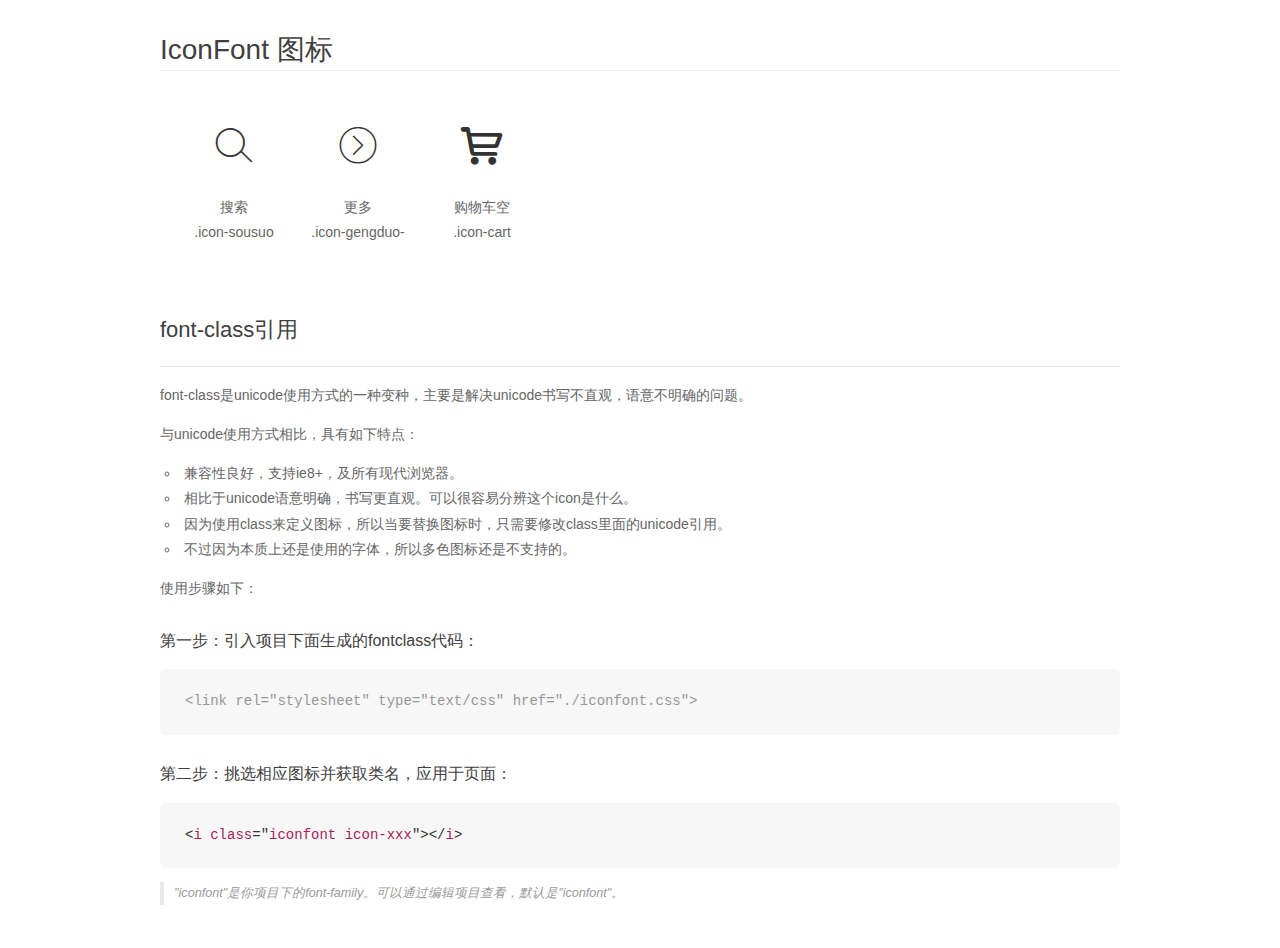
<file: font/demo_fontclass.html>
<!DOCTYPE html>
<html>
<head>
    <meta charset="utf-8"/>
    <title>IconFont</title>
    <link rel="stylesheet" href="demo.css">
    <link rel="stylesheet" href="iconfont.css">
</head>
<body>
    <div class="main markdown">
        <h1>IconFont 图标</h1>
        <ul class="icon_lists clear">
            
                <li>
                <i class="icon iconfont icon-sousuo"></i>
                    <div class="name">搜索</div>
                    <div class="fontclass">.icon-sousuo</div>
                </li>
            
                <li>
                <i class="icon iconfont icon-gengduo-"></i>
                    <div class="name">更多</div>
                    <div class="fontclass">.icon-gengduo-</div>
                </li>
            
                <li>
                <i class="icon iconfont icon-cart"></i>
                    <div class="name">购物车空</div>
                    <div class="fontclass">.icon-cart</div>
                </li>
            
        </ul>

        <h2 id="font-class-">font-class引用</h2>
        <hr>

        <p>font-class是unicode使用方式的一种变种，主要是解决unicode书写不直观，语意不明确的问题。</p>
        <p>与unicode使用方式相比，具有如下特点：</p>
        <ul>
        <li>兼容性良好，支持ie8+，及所有现代浏览器。</li>
        <li>相比于unicode语意明确，书写更直观。可以很容易分辨这个icon是什么。</li>
        <li>因为使用class来定义图标，所以当要替换图标时，只需要修改class里面的unicode引用。</li>
        <li>不过因为本质上还是使用的字体，所以多色图标还是不支持的。</li>
        </ul>
        <p>使用步骤如下：</p>
        <h3 id="-fontclass-">第一步：引入项目下面生成的fontclass代码：</h3>


        <pre><code class="lang-js hljs javascript"><span class="hljs-comment">&lt;link rel="stylesheet" type="text/css" href="./iconfont.css"&gt;</span></code></pre>
        <h3 id="-">第二步：挑选相应图标并获取类名，应用于页面：</h3>
        <pre><code class="lang-css hljs">&lt;<span class="hljs-selector-tag">i</span> <span class="hljs-selector-tag">class</span>="<span class="hljs-selector-tag">iconfont</span> <span class="hljs-selector-tag">icon-xxx</span>"&gt;&lt;/<span class="hljs-selector-tag">i</span>&gt;</code></pre>
        <blockquote>
        <p>"iconfont"是你项目下的font-family。可以通过编辑项目查看，默认是"iconfont"。</p>
        </blockquote>
    </div>
</body>
</html>
</file>
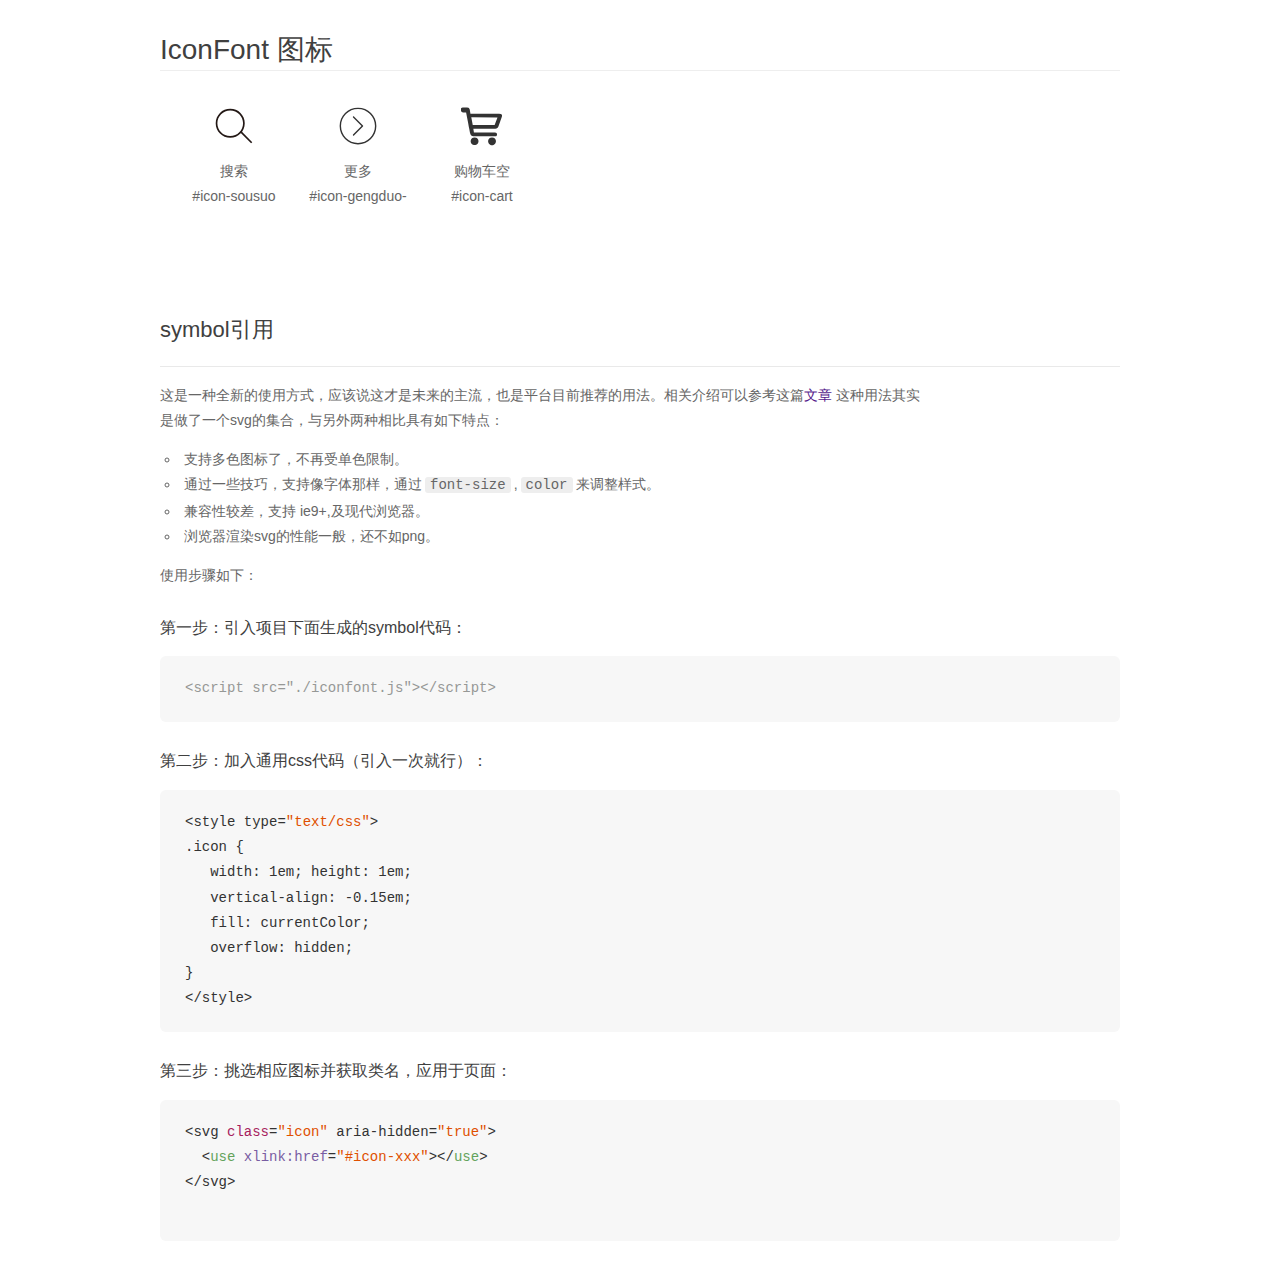
<file: font/demo_symbol.html>
<!DOCTYPE html>
<html>
<head>
    <meta charset="utf-8"/>
    <title>IconFont</title>
    <link rel="stylesheet" href="demo.css">
    <script src="iconfont.js"></script>

    <style type="text/css">
        .icon {
          /* 通过设置 font-size 来改变图标大小 */
          width: 1em; height: 1em;
          /* 图标和文字相邻时，垂直对齐 */
          vertical-align: -0.15em;
          /* 通过设置 color 来改变 SVG 的颜色/fill */
          fill: currentColor;
          /* path 和 stroke 溢出 viewBox 部分在 IE 下会显示
             normalize.css 中也包含这行 */
          overflow: hidden;
        }

    </style>
</head>
<body>
    <div class="main markdown">
        <h1>IconFont 图标</h1>
        <ul class="icon_lists clear">
            
                <li>
                    <svg class="icon" aria-hidden="true">
                        <use xlink:href="#icon-sousuo"></use>
                    </svg>
                    <div class="name">搜索</div>
                    <div class="fontclass">#icon-sousuo</div>
                </li>
            
                <li>
                    <svg class="icon" aria-hidden="true">
                        <use xlink:href="#icon-gengduo-"></use>
                    </svg>
                    <div class="name">更多</div>
                    <div class="fontclass">#icon-gengduo-</div>
                </li>
            
                <li>
                    <svg class="icon" aria-hidden="true">
                        <use xlink:href="#icon-cart"></use>
                    </svg>
                    <div class="name">购物车空</div>
                    <div class="fontclass">#icon-cart</div>
                </li>
            
        </ul>


        <h2 id="symbol-">symbol引用</h2>
        <hr>

        <p>这是一种全新的使用方式，应该说这才是未来的主流，也是平台目前推荐的用法。相关介绍可以参考这篇<a href="">文章</a>
        这种用法其实是做了一个svg的集合，与另外两种相比具有如下特点：</p>
        <ul>
          <li>支持多色图标了，不再受单色限制。</li>
          <li>通过一些技巧，支持像字体那样，通过<code>font-size</code>,<code>color</code>来调整样式。</li>
          <li>兼容性较差，支持 ie9+,及现代浏览器。</li>
          <li>浏览器渲染svg的性能一般，还不如png。</li>
        </ul>
        <p>使用步骤如下：</p>
        <h3 id="-symbol-">第一步：引入项目下面生成的symbol代码：</h3>
        <pre><code class="lang-js hljs javascript"><span class="hljs-comment">&lt;script src="./iconfont.js"&gt;&lt;/script&gt;</span></code></pre>
        <h3 id="-css-">第二步：加入通用css代码（引入一次就行）：</h3>
        <pre><code class="lang-js hljs javascript">&lt;style type=<span class="hljs-string">"text/css"</span>&gt;
.icon {
   width: <span class="hljs-number">1</span>em; height: <span class="hljs-number">1</span>em;
   vertical-align: <span class="hljs-number">-0.15</span>em;
   fill: currentColor;
   overflow: hidden;
}
&lt;<span class="hljs-regexp">/style&gt;</span></code></pre>
        <h3 id="-">第三步：挑选相应图标并获取类名，应用于页面：</h3>
        <pre><code class="lang-js hljs javascript">&lt;svg <span class="hljs-class"><span class="hljs-keyword">class</span></span>=<span class="hljs-string">"icon"</span> aria-hidden=<span class="hljs-string">"true"</span>&gt;<span class="xml"><span class="hljs-tag">
  &lt;<span class="hljs-name">use</span> <span class="hljs-attr">xlink:href</span>=<span class="hljs-string">"#icon-xxx"</span>&gt;</span><span class="hljs-tag">&lt;/<span class="hljs-name">use</span>&gt;</span>
</span>&lt;<span class="hljs-regexp">/svg&gt;
        </span></code></pre>
    </div>
</body>
</html>
</file>
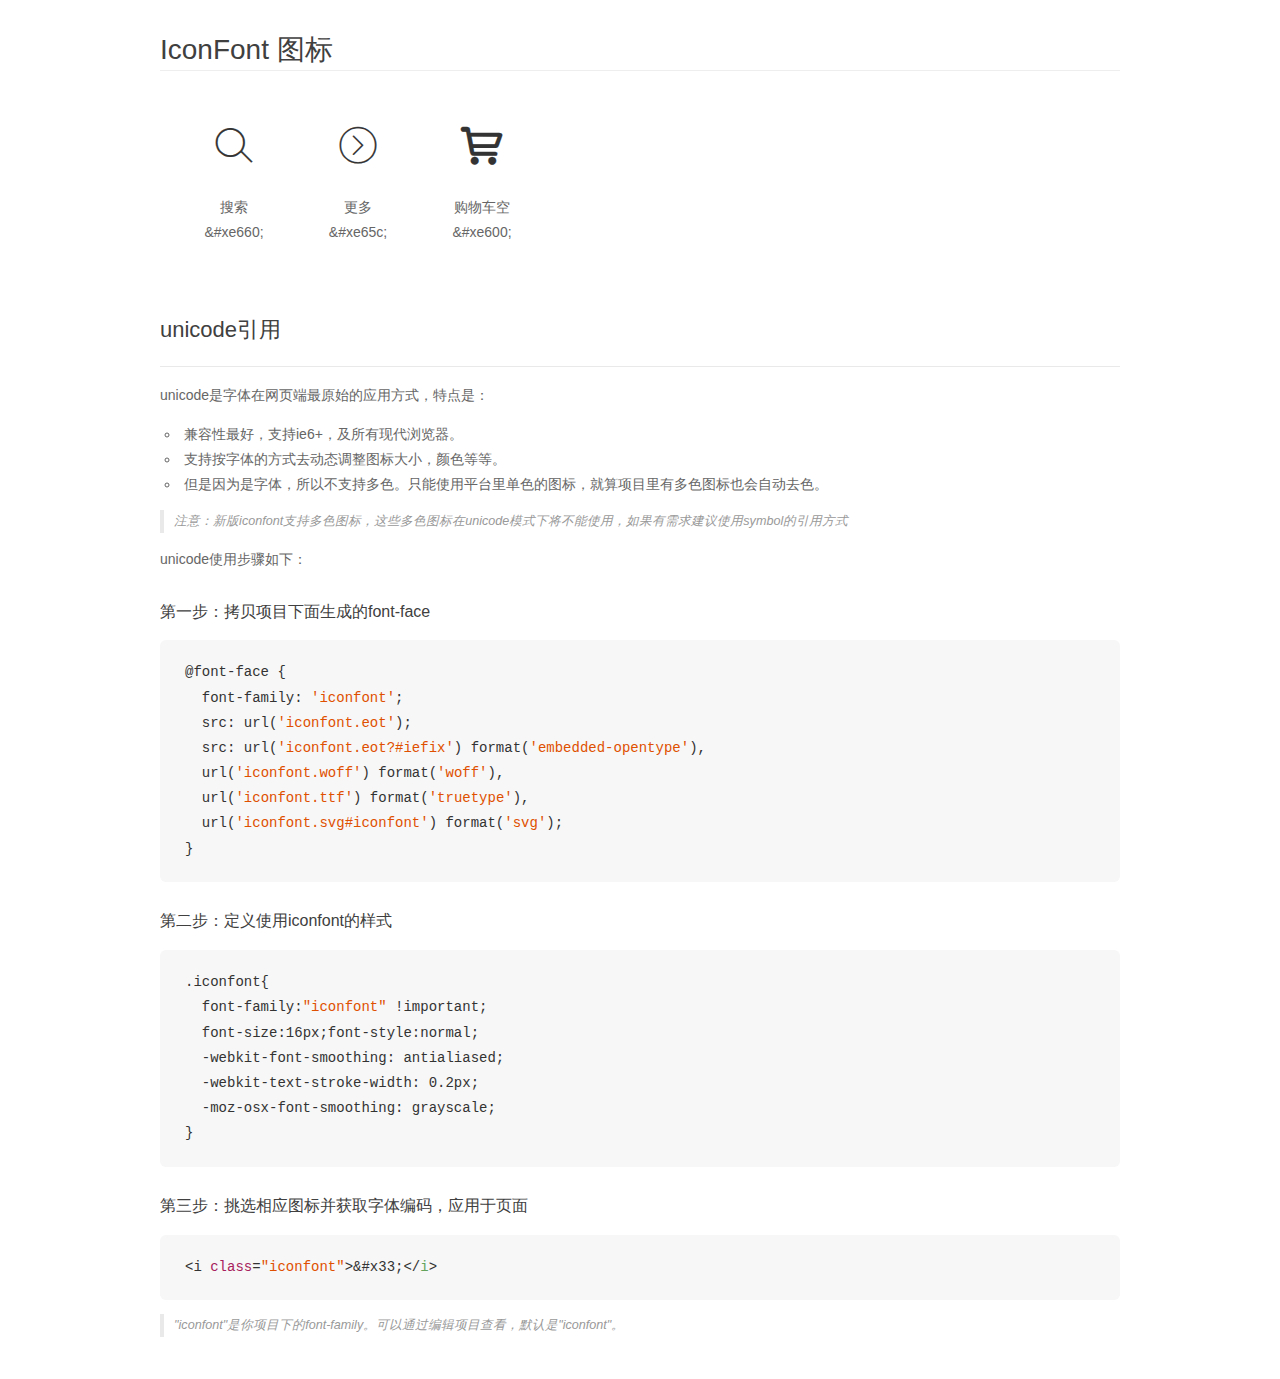
<file: font/demo_unicode.html>
<!DOCTYPE html>
<html>
<head>
    <meta charset="utf-8"/>
    <title>IconFont</title>
    <link rel="stylesheet" href="demo.css">

    <style type="text/css">

        @font-face {font-family: "iconfont";
          src: url('iconfont.eot'); /* IE9*/
          src: url('iconfont.eot#iefix') format('embedded-opentype'), /* IE6-IE8 */
          url('iconfont.woff') format('woff'), /* chrome, firefox */
          url('iconfont.ttf') format('truetype'), /* chrome, firefox, opera, Safari, Android, iOS 4.2+*/
          url('iconfont.svg#iconfont') format('svg'); /* iOS 4.1- */
        }

        .iconfont {
          font-family:"iconfont" !important;
          font-size:16px;
          font-style:normal;
          -webkit-font-smoothing: antialiased;
          -webkit-text-stroke-width: 0.2px;
          -moz-osx-font-smoothing: grayscale;
        }

    </style>
</head>
<body>
    <div class="main markdown">
        <h1>IconFont 图标</h1>
        <ul class="icon_lists clear">
            
                <li>
                <i class="icon iconfont">&#xe660;</i>
                    <div class="name">搜索</div>
                    <div class="code">&amp;#xe660;</div>
                </li>
            
                <li>
                <i class="icon iconfont">&#xe65c;</i>
                    <div class="name">更多</div>
                    <div class="code">&amp;#xe65c;</div>
                </li>
            
                <li>
                <i class="icon iconfont">&#xe600;</i>
                    <div class="name">购物车空</div>
                    <div class="code">&amp;#xe600;</div>
                </li>
            
        </ul>
        <h2 id="unicode-">unicode引用</h2>
        <hr>

        <p>unicode是字体在网页端最原始的应用方式，特点是：</p>
        <ul>
        <li>兼容性最好，支持ie6+，及所有现代浏览器。</li>
        <li>支持按字体的方式去动态调整图标大小，颜色等等。</li>
        <li>但是因为是字体，所以不支持多色。只能使用平台里单色的图标，就算项目里有多色图标也会自动去色。</li>
        </ul>
        <blockquote>
        <p>注意：新版iconfont支持多色图标，这些多色图标在unicode模式下将不能使用，如果有需求建议使用symbol的引用方式</p>
        </blockquote>
        <p>unicode使用步骤如下：</p>
        <h3 id="-font-face">第一步：拷贝项目下面生成的font-face</h3>
        <pre><code class="lang-js hljs javascript">@font-face {
  font-family: <span class="hljs-string">'iconfont'</span>;
  src: url(<span class="hljs-string">'iconfont.eot'</span>);
  src: url(<span class="hljs-string">'iconfont.eot?#iefix'</span>) format(<span class="hljs-string">'embedded-opentype'</span>),
  url(<span class="hljs-string">'iconfont.woff'</span>) format(<span class="hljs-string">'woff'</span>),
  url(<span class="hljs-string">'iconfont.ttf'</span>) format(<span class="hljs-string">'truetype'</span>),
  url(<span class="hljs-string">'iconfont.svg#iconfont'</span>) format(<span class="hljs-string">'svg'</span>);
}
</code></pre>
        <h3 id="-iconfont-">第二步：定义使用iconfont的样式</h3>
        <pre><code class="lang-js hljs javascript">.iconfont{
  font-family:<span class="hljs-string">"iconfont"</span> !important;
  font-size:<span class="hljs-number">16</span>px;font-style:normal;
  -webkit-font-smoothing: antialiased;
  -webkit-text-stroke-width: <span class="hljs-number">0.2</span>px;
  -moz-osx-font-smoothing: grayscale;
}
</code></pre>
        <h3 id="-">第三步：挑选相应图标并获取字体编码，应用于页面</h3>
        <pre><code class="lang-js hljs javascript">&lt;i <span class="hljs-class"><span class="hljs-keyword">class</span></span>=<span class="hljs-string">"iconfont"</span>&gt;&amp;#x33;<span class="xml"><span class="hljs-tag">&lt;/<span class="hljs-name">i</span>&gt;</span></span></code></pre>

        <blockquote>
        <p>"iconfont"是你项目下的font-family。可以通过编辑项目查看，默认是"iconfont"。</p>
        </blockquote>
    </div>


</body>
</html>
</file>
<file: css/index.css>
body{
	font-family: "sans-serif","微软雅黑","黑体";

}
.head{
	width: 100%;
	height: 40px;
	background-color: #333;
}
.head-neikuan{
	width: 1226px;
	height: 40px;
	margin: 0 auto;

}
.head-wenzi{
	font-size: 12px;
	color: #b0b0b0;
	font-weight: normal;
	float: left;
	line-height: 40px;
	font-family: "sans-serif","微软雅黑","黑体";
}
/* .xiaoxi{
	margin-right: 20px;
} */
.head-wenzi:link{
	color: #b0b0b0;
}
/* .head-wenzi:visited{
	color: red;
} */
.head-wenzi:hover{
	color: #fff;
}
.head-wenzi:active{
	color: yellow;
}
.head-fenge{
	margin: 0 6px;
	color: #424242;
}
.head-left{
	float: left;
}
.head-right{
	float: right;
}
.nav-neikuan{
	width: 1226px;
	height: 55px;
	margin: 0 auto;
	margin-top: 22px;
}
.nav-logo{
	width: 55px;
	height: 55px;
	background-color: red;
	float: left;
}
.nav-wenzi{
	float: left;
	margin-left: 189px;
}
.nav-ziti{
	font-size: 16px;
	color: #333;
	float: left;
	line-height: 55px;
	margin-left: 20px;
}
.nav-ziti:hover{
	color: #ff6700;
}
.banner{
	width: 1226px;
	height: 460px;
	background-color: #757575;
	margin: 0 auto;
	margin-top: 22px;
	position: relative;
}
/* .banner-box{
	float: left;
} */
.banner-left{
	width: 234px;
	height: 420px;
	background: rgba(0, 0, 0, 0.4);
	float: left;
	position: absolute;
	padding: 20px 0;
	left: 0;
	top: 0;
}
.banner-left li{
	font-size: 14px;
	line-height: 42px;
	overflow: hidden;
	color: #fff;
}
.banner-left a{
	color: #fff;
}
.banner-left li:hover{
	background: #ff6700;
}
.banner-left-zi{
	float: left;
	padding: 0 30px;
}
.banner-right{
	float: right;
	padding: 0 30px;

}
.banner-button{
	width: 41px;
	height: 69px;
	position: absolute;
	font-size: 50px;
	color: #757575;

}
.banner-button:hover{
	background: rgba(0, 0, 0, 0.4);
	color: #fff;
}
.banner-button1{
	left: 234px;
	top: 0;
	bottom: 0;
	margin: auto;
}
.banner-button2{
	right: 0;
	top: 0;
	bottom: 0;
	margin: auto;
}
.banner-dian{
	width: 120px;
	height: 10px;
	position: absolute;
	bottom: 20px;
	right: 30px;
	float: right;
}
.banner-dian li{
	width: 6px;
	height: 6px;
	background: #757575;
	float: left;
	margin: 0 5px;
	border-radius: 50%;
	border: 2px solid #333;
}
.banner-dian li:hover{
	background: #fff;
	border: 2px solid #757575;
}
.box{
	width: 1226px;
	height: 170px;
	margin: 0 auto;
	margin-top: 14px;
}
.tu1{
	width: 234px;
	height: 170px;
	background-color: #333;
	float: left;
}
.tu2{
	width: 316px;
	height: 170px;
	background-color: #000;
	float: left;
	margin-left: 14px;
	transition: all .2s linear;
}
.tu2:hover,.box-1:hover{
	box-shadow: 1px 2px 20px 3px rgba(0, 0, 0, .2);
}
.tu3{
	margin-left: 15px;
}
.biaoqian{
	width: 228px;
	height: 164px;
	background: #5f5750;
	padding: 3px;
	font-size: 12px;
	display: flex;
	flex-wrap: wrap;
	justify-content: flex-start;
}
.zizi{
	width: 75px;
	height: 81px;
	/* background: skyblue; */
	border-right: 1px solid #665e57;
	border-bottom: 1px solid #665e57;
	transition: all .2s linear;
}
.zizi a:hover{
	color: #fff;
}
.zizi a{
	padding-top: 18px;
	display: block;
	text-align: center;
	font-size: 14px;
	color: rgba(255, 255, 255, .7);
}
.zizi .iconfont{
	display: block;
    height: 30px;
    margin-bottom: 4px;
    font-size: 30px;
    line-height: 30px;
}
.danpin{
	width: 1226px;
	height: 398px;
	/* background-color: pink; */
	margin: 0 auto;
	margin-top: 44px;
}
.zibox{
	width: 1226px;
	height: 58px;
}
.wenzi-zuo{
	font-size: 22px;
	color: #333;
	font-weight: 200;
	float: left;
}
.danpinbox{
	width: 1226px;
	height: 340px;

}
.box-1{
	width: 234px;
	height: 339px;
	background: #fafafa;
	border-top: 1px solid #ffac13;
	float: left;
	margin-left: 14px;
}
.box-2{
	margin-left: 0;
}
.box-3{
	border-top: 1px solid #83c44e;
}
.box-4{
	border-top: 1px solid #2196f3;
}
.box-5{
	border-top: 1px solid #e53935;
}
.box-6{
	border-top: 1px solid #00c0a5;
}
.ya{
	width: 160px;
	height: 160px;
	margin: 0 auto;
	padding-top: 39px;
	padding-bottom: 32px;
}
.zi1{
	font-size: 14px;
	font-weight: 400;
	color: #212121;
	text-align: center;
}
.zi2{
	font-size: 12px;
	color: #b0b0b0;
	margin: 11px 20px 12px;
	text-align: center;

}
.zi3{
	font-size: 14px;
	color: #ff6709;
	text-align: center;
}
.zuoyou{
	width: 71px;
	height: 24px;
	background: red;
	float: right;
	margin-top: 6px;
}
.zuo{
	width: 34px;
	height: 22px;
	border: 1px solid #e0e0e0;
	background: white;
	color: #b0b0b1;
	font-size: 16px;
	float: left;
	font-weight: bold;
	line-height: 22px;
	text-align: center;
}
.you{
	width: 34px;
	height: 22px;
	border: 1px solid #e0e0e0;
	border-left: 0;
	background: white;
	color: #b0b0b1;
	font-size: 16px;
	float: right;
	font-weight: bold;
	line-height: 22px;
	text-align: center;
}
.home{
	width: 100%;
	height: auto;
	background: #f5f5f5;
	margin-top: 40px;
	overflow:hidden;
	padding-top: 60px;
}
#jiadian{
	width: 1226px;
	height: 672px;
	margin: 0 auto;
	margin-bottom: 22px;
}
.jiadian-top{
	width: 100%;
	height: 58px;
}
.jiadian-top h2{
	font-size: 22px;
	color: #333;
	font-weight: 200;
	line-height: 58px;
	float: left;
}
.jiadian-wenzi{
	float: right;
	padding-top: 16px;
	}
.jiadian-wenzi a{
	float: left;
	font-size: 16px;
	color: #333;
	line-height: 20px;
	margin-left: 30px;
}
.jiadian-wenzi a:hover{
	color: #ff6700;
	border-bottom: 2px solid #ff6700;

}
.jiadian-wenzi .jiadian-wenzi1{
	margin-left: 0;
	box-sizing: border-box;
}
.jiadian-buttom{
	width: 100%;
	height: 614px;
}
.jiadian-buttom-zuo{
	width: 234px;
	height: 100%;
	float: left;
}
.jiadian-buttom-zuo,.jiadian-tu1,.jiadian-tu1-top,.jiadian-tu1-bottom,.box-1{
	transition: all .2s linear;
}
.jiadian-buttom-zuo:hover,.jiadian-tu1:hover,.jiadian-tu1-top:hover,.jiadian-tu1-bottom:hover,.box-1:hover{
	box-shadow: 1px 2px 20px 3px rgba(0, 0, 0, .2);
	transform: translateY(-2px);
}
.jiadian-buttom-you{
	width: 992px;
	height: 100%;
	float: right;
}
.jiadian-tu1,.jiadian-tu2{
	width: 234px;
	height: 300px;
	background: #fff;
	float: left;
	margin-left: 14px;
	margin-bottom: 14px;
	position: relative;
	overflow: hidden;
}
.jiadian-tu3{
	background: rgba(0, 0, 0, 0)
}
.tanchuang{
	width: 234px;
	height: 74px;
	background: rgba(255, 103, 0, .4);
	position: absolute;
	left: 0;
	bottom: -80px;
	transition: all .2s linear;
}
.tanchuang .zi{
	font-size: 12px;
	color: #fff;
}
.jiadian-tu1:hover .tanchuang{
	bottom: 0;
	background: rgba(255, 103, 0, 1.0);
}
.jiadian-tu1-box{
	width: 150px;
	height: 150px;
	background: #fff;
	margin: 0 auto;
	margin-top: 34px;
}
.jiadian-tu1 h3{
	font-size: 14px;
    font-weight: 400;
    text-align: center;
    color: #333;
    margin-top: 22px;
}
.jiadian-tu1 h5{
    font-size: 12px;
    text-align: center;
    color: #b0b0b0;
    margin: 0 10px 10px;
}
.jiadian-tu1 h4{
	font-size: 16px;
    text-align: center;
    color: #ff6700;
}
.jiadian-tu2{
	margin-bottom: 0;
} 

.jiadian-tu1-top{
	width: 234px;
	height: 143px;
	margin-bottom: 14px;
	background: #fff;
}
.jiadian-tu1-top-zi{
	width: 94px;
	height: 80px;
	float: left;
	margin-left: 30px;
	padding-top:31.5px;
}
.jiadian-tu1-top-tu{
	width: 80px;
	height: 80px;
	float: right;
	margin-right: 20px;
	padding-top: 31.5px;
}
.jiadian-tu1-top-zi h3{
	font-size: 14px;
    font-weight: 400;
    margin-top: 0;
    text-align: left;
}
.jiadian-tu1-top-zi h4{
	font-size: 14px;
    font-weight: 400;
    color: #ff6700;
    text-align: left;
    margin-top: 6px;
}
.jiadian-tu1-bottom{
	width: 234px;
	height: 143px;
	background: #fff;
}
.jiadian-tu1-bottom-zi{
	width: 94px;
	height: 80px;
	float: left;
	margin-left: 30px;
	padding-top:31.5px;
}
.jiadian-tu1-bottom-zi h3{
	font-size: 18px;
	margin-top: 0;
	text-align: left;
}
.jiadian-tu1-bottom-zi h4{
	font-size: 14px;
	text-align: left;
	color: #757575;
	margin-top: 4px;
}
.jiadian-tu1-bottom-tu{
	width: 48px;
	height: 48px;
	float: right;
	margin-right: 35px;
	margin-top: 31.5px;
}
.home1{
	width: 100%;
	height: auto;
	background: #f5f5f5;
	margin-top: 0px;
	overflow:hidden;
}
.zhineng1{
	margin-left: 0;
}
.gouwuche{
	width: 120px;
	height: 40px;
	float: right;
	background: #424242;
	line-height: 40px;
	margin-left: 10px;
	color: #b0b0b0;
	transition: all .3s linear;
}
.gouwuche .icon-cart{
	font-size: 18px;
	margin-left: 20px;
}
.gouwuche span{
	font-size: 12px;
}
.gouwuche:hover{
	background: #fff;
	color: #ff6700;
}

.jiadian-tu1-bottom .icon-gengduo-{
	font-size: 50px;
	color: #ff6700;
	font-weight: bold;
}
.weinituijian{
	width: 1226px;
	height: 358px;
	margin: 0 auto;
	margin-top: 22px;
}
.weinituijian .danpinbox{
	width: 1226px;
	height: 300px;
}
.weinituijian .ya{
	width: 140px;
	height: 140px;
	margin-bottom: 5px;
	padding-bottom: 15px;
	padding-top: 40px;
}
.weinituijian .box-1{
	width: 234px;
	height: 300px;
	border-top: 0;
}
.weinituijian .zi1{
	font-size: 14px;
	color: #333;
}
.weinituijian .zi2{
	font-size: 14px;
	color: #ff6700;
}
.weinituijian .zi3{
	font-size: 14px;
	color: #757575;
}
.repingchanpin{
	width: 1226px;
	height: 473px;
	margin: 0 auto;
	margin-top: 22px;
}
.repingchanpin .danpinbox{
	width: 100%;
	height: 415px;
	color: #333;
}
.repingchanpin .box-1{
	width: 296px;
	height: 415px;
	border-top: 0;
}
.repingchanpin .ya{
	width: 296px;
	height: 216px;
	margin-top: 0;
	padding-top: 0;
}
.repingchanpin .zi-box{
	width: 240px;
	height: 72px;
	/* float: left; */
	margin: 0 auto;
	margin-bottom: 22px;
}
.zi-box .zi1{
	text-align: left;
	font-size: 14px;
    line-height: 24px;
    font-weight: 400;
    margin: 0 auto;
    color: #333;
}
.repingchanpin .zi2{
	text-align: left;
	font-size: 12px;
    font-weight: 400;
    margin: 0 28px 8px;
}
.repingchanpin .zi3{
	font-size: 14px;
    font-weight: 400;
    text-align: left;
    margin: 0 28px 8px;
    color: #333;
}
.repingchanpin span{
	color: #ff6700;
}
.neirong{
	width: 1226px;
	height: 478px;
	margin: 0 auto;
	margin-top: 22px;
}
.neirong .box-1{
	width: 296px;
	height: 419px;
	border-top: 1px solid #ffac13;
	position: relative;
}
.lunbo{
	width: 296px;
	height: 30px;
	position: absolute;
	bottom: 15px;
}
.lunbo .lunbodian{
	width: 78px;
	height: 10px;
	margin: 0 auto;
	margin-top: 10px;
	display: flex;
	justify-content: space-between;
}
.lunbodian .dian{
	width: 6px;
	height: 6px;
	background: #b0b0b0;
	border: 2px solid #fff;
	border-radius: 50%;
}
.lunbodian .dian2{
	background: #fff;
	border: 2px solid #ff6700;
}
.lunbodian .dian3:hover{
	background: #ff6700;
}
.lunbodian .dian3{
	cursor: pointer;
}
.neirong .box-3{
	border-top: 1px solid #83c44e;
}
.neirong .box-4{
	border-top: 1px solid #e53935;
}
.neirong .box-5{
	border-top: 1px solid #2196f3;
}
.neirong .ya{
	width: 296px;
	height: 374px;
	padding-top: 45px;
}
.neirong .zi1{
	margin: 0 10px 18px;
    font-size: 16px;
    font-weight: 400;
    text-align: center;
    color: #ffac13;
}
.neirong .zi2{
	font-size: 20px;
    font-weight: 400;
    color: #333;
}
.neirong .zi3{
	margin: 0 48px 10px;
	color: #b0b0b0;
	font-size: 12px;
}
.neirong .zi4{
	font-size: 14px;
	color: #333;
	text-align: center;
    margin: 0 10px 15px;
}
.neirong .tu1{
	width: 216px;
	height: 154px;
	 margin-left: 40px;

}
.video{
	width: 1226px;
	height: 343px;
	margin: 0 auto;
	margin-top: 22px;
	margin-bottom: 58px;
}
.video .box-1{
	width: 296px;
	height: 285px;
	border: 0;
}
.video .ya{
	width: 100%;
	height: 180px;
	padding: 0;
	margin: 0 0 28px;	
}
.video .zi1{
	margin: 0 0 6px;
    font-size: 14px;
    font-weight: 400;
    text-align: center;
    color: #333;
}
.video .zi2{
    font-size: 12px;
    color: #b0b0b0;
}
.video .more{
	width: 92px;
	height: 58px;
	/* background: red; */
	float: right;
	line-height: 58px;
	transition: all .3s linear;
}
.more:hover{
	color: #ff6700;
}
.more a{
	font-size: 16px;
    line-height: 58px;
    color: #424242;
    float: left;
}
.more .icon-gengduo-{
	margin-left: 8px;
	float: right;
	font-size: 20px;
	color: #424242;
	font-weight: bold;
}
/* .more:hover{
	color: #ff6700;
} */
.serach{
	width: 296px;
	height: 50px;
	background: red;
	float: right;
	margin-top: 5px;
}
.sousuo{
	width: 233px;
	height: 48px;
    border: 1px solid #e0e0e0;
    padding-left: 10px;
    float: left;
}
.serach .sousuo-button{
	width: 51px;
	height: 50px;
	border: 1px solid #e0e0e0;
	float: left;
	background: #fff;
	border-left: none;
	font-size: 24px;
	transition: all .2s linear;
}
.sousuo-button:hover{
	background: #ff6700;
	color: #fff;
	border: none;	
}
.footer{
	width: 100%;
	height: 272px;
}
.footer .neikuang{
	width: 1226px;
	height: 272px;
	/* background: red; */
	margin: 0 auto;
}
.yejiao-top{
	width: 100%;
	height: 25px;
	padding: 27px 0;
    border-bottom: 1px solid #e0e0e0;
    /* background: blue; */
}
.yejiao-top li{
	float: left;
    width: 19.8%;
    height: 25px;
    border-left: 1px solid #e0e0e0;
    font-size: 16px;
    line-height: 25px;
    text-align: center;
    cursor: pointer;
}
.yejiao-top-zi .yejiao-top-zi1{
	border-left: 0;
}
.yejiao-top-zi .iconfont{
	margin-right: 6px;
    font-size: 20px;
    line-height: 24px;
}
.yejiao-top li:hover{
	color: #ff6700;
}
.yejiao-mid{
	width: 100%;
	height: 112px;
	padding: 40px 0;
	/* background: green; */
}
.yejiao-mid-zi{
	width: 160px;
	height: 112px;
	/* background: red; */
	float: left;
}
.yejiao-mid-zi li{
	margin: 10px 0 0;
    font-size: 12px;
    color: #757575;
}
.yejiao-mid-zi .help{
	margin: 0 0 25px;
    font-size: 14px;
    color: #424242;
}
.yejiao-mid-zi .zhanghu{
	margin-top: 0;
}
.youbian{
	width: 251px;
	height: 112px;
	/* background: blue; */
	float: right;
	border-left: 1px solid #e0e0e0;
	text-align: center;
    color: #616161;
    font-size: 12px;
}
.youbian .phone{
	 margin: 0 0 5px;
    font-size: 22px;
    color: #ff6700;
}
.youbian .wenzi{
	margin: 0 0 16px;
}
.youbian .dianhua{
	display: block;
	width: 118px;
    height: 28px;
    background: #fff;
    font-size: 12px;
    line-height: 28px;
    color: #ff6700;
    margin: 0 auto;
    border: 1px solid #ff6700;
}
.youbian .dianhua:hover{
	background: #ff6700;
	color: #fff;
}
.yejiao-buttom{
	width: 100%;
	height: 136px;
	background: #fafafa;
	padding: 30px 0;
}
.yejiao-buttom-nei{
	width: 1226px;
	height: 57px;
	/* background: red; */
	margin: 0 auto;
}
.yejiao-buttom-nei .logo{
	float: left;
    width: 57px;
    height: 57px;
    margin-right: 10px;
    background: #ff6700;
}
.text{
	width: 770px;
	height: 55px;
	/* background: green; */
	float: left;
	font-size: 12px;
}
.text a:hover{
	color: #ff6700;
}
.text a{
	color: #757575;
}
.text span{
	margin: 0 3px;
}
.tutu{
	width: 376px;
	height: 28px;
	/* background: yellow; */
	float: right;
}
.tutu1{
	width: 85px;
	height: 28px;
	float: left;
	margin-left: 7px;
}
.slogan{
	margin: 30px auto 0;
    width: 267px;
    height: 19px;
}
</file>
<file: css/base.css>
*{
	margin: 0;
	padding: 0;   
	font-weight: normal;
	text-decoration: none;
	list-style-type: none; /* 清除列表大小 */
	font-style: normal;
}
img{
	width: 100%;
	height: 100%;
	border: 0;
}
</file>
<file: font/iconfont.css>
@font-face {
  font-family: 'iconfont';  /* project id 438898 */
  src: url('http://at.alicdn.com/t/font_438898_z04ej9hozv45nrk9.eot');
  src: url('http://at.alicdn.com/t/font_438898_z04ej9hozv45nrk9.eot?#iefix') format('embedded-opentype'),
  url('http://at.alicdn.com/t/font_438898_z04ej9hozv45nrk9.woff') format('woff'),
  url('http://at.alicdn.com/t/font_438898_z04ej9hozv45nrk9.ttf') format('truetype'),
  url('http://at.alicdn.com/t/font_438898_z04ej9hozv45nrk9.svg#iconfont') format('svg');
}
@font-face {font-family: "iconfont";
  src: url('iconfont.eot?t=1507777729531'); /* IE9*/
  src: url('iconfont.eot?t=1507777729531#iefix') format('embedded-opentype'), /* IE6-IE8 */
  url('[data-uri]') format('woff'),
  url('iconfont.ttf?t=1507777729531') format('truetype'), /* chrome, firefox, opera, Safari, Android, iOS 4.2+*/
  url('iconfont.svg?t=1507777729531#iconfont') format('svg'); /* iOS 4.1- */
}

.iconfont {
  font-family:"iconfont" !important;
  font-size:16px;
  font-style:normal;
  -webkit-font-smoothing: antialiased;
  -moz-osx-font-smoothing: grayscale;
}

.icon-sousuo:before { content: "\e660"; }

.icon-gengduo-:after { content: "\e65c"; }

.icon-cart:before { content: "\e600"; }
</file>
<file: font/font/iconfont.css>
@font-face {font-family: "iconfont";
  src: url('iconfont.eot?t=1502852939133'); /* IE9*/
  src: url('iconfont.eot?t=1502852939133#iefix') format('embedded-opentype'), /* IE6-IE8 */
  url('iconfont.woff?t=1502852939133') format('woff'), /* chrome, firefox */
  url('iconfont.ttf?t=1502852939133') format('truetype'), /* chrome, firefox, opera, Safari, Android, iOS 4.2+*/
  url('iconfont.svg?t=1502852939133#iconfont') format('svg'); /* iOS 4.1- */
}

.iconfont {
  font-family:"iconfont" !important;
  font-size:16px;
  font-style:normal;
  -webkit-font-smoothing: antialiased;
  -moz-osx-font-smoothing: grayscale;
}

.icon-dianhuaqia:before { content: "\e77c"; }

.icon-liwu:before { content: "\e603"; }

.icon-xuangoushouji:before { content: "\e600"; }

.icon-search:before { content: "\e614"; }

.icon-gouwuche:before { content: "\e652"; }

.icon-yiyuan:before { content: "\e60d"; }

.icon-yijiuhuanxin:before { content: "\e60f"; }

.icon-huafeichongzhi:before { content: "\e610"; }
</file>
<file: font/demo.css>
*{margin: 0;padding: 0;list-style: none;}
/*
KISSY CSS Reset
理念：1. reset 的目的不是清除浏览器的默认样式，这仅是部分工作。清除和重置是紧密不可分的。
2. reset 的目的不是让默认样式在所有浏览器下一致，而是减少默认样式有可能带来的问题。
3. reset 期望提供一套普适通用的基础样式。但没有银弹，推荐根据具体需求，裁剪和修改后再使用。
特色：1. 适应中文；2. 基于最新主流浏览器。
维护：玉伯<lifesinger@gmail.com>, 正淳<ragecarrier@gmail.com>
 */

/** 清除内外边距 **/
body, h1, h2, h3, h4, h5, h6, hr, p, blockquote, /* structural elements 结构元素 */
dl, dt, dd, ul, ol, li, /* list elements 列表元素 */
pre, /* text formatting elements 文本格式元素 */
form, fieldset, legend, button, input, textarea, /* form elements 表单元素 */
th, td /* table elements 表格元素 */ {
  margin: 0;
  padding: 0;
}

/** 设置默认字体 **/
body,
button, input, select, textarea /* for ie */ {
  font: 12px/1.5 tahoma, arial, \5b8b\4f53, sans-serif;
}
h1, h2, h3, h4, h5, h6 { font-size: 100%; }
address, cite, dfn, em, var { font-style: normal; } /* 将斜体扶正 */
code, kbd, pre, samp { font-family: courier new, courier, monospace; } /* 统一等宽字体 */
small { font-size: 12px; } /* 小于 12px 的中文很难阅读，让 small 正常化 */

/** 重置列表元素 **/
ul, ol { list-style: none; }

/** 重置文本格式元素 **/
a { text-decoration: none; }
a:hover { text-decoration: underline; }


/** 重置表单元素 **/
legend { color: #000; } /* for ie6 */
fieldset, img { border: 0; } /* img 搭车：让链接里的 img 无边框 */
button, input, select, textarea { font-size: 100%; } /* 使得表单元素在 ie 下能继承字体大小 */
/* 注：optgroup 无法扶正 */

/** 重置表格元素 **/
table { border-collapse: collapse; border-spacing: 0; }

/* 清除浮动 */
.ks-clear:after, .clear:after {
  content: '\20';
  display: block;
  height: 0;
  clear: both;
}
.ks-clear, .clear {
  *zoom: 1;
}

.main {
  padding: 30px 100px;
width: 960px;
margin: 0 auto;
}
.main h1{font-size:36px; color:#333; text-align:left;margin-bottom:30px; border-bottom: 1px solid #eee;}

.helps{margin-top:40px;}
.helps pre{
  padding:20px;
  margin:10px 0;
  border:solid 1px #e7e1cd;
  background-color: #fffdef;
  overflow: auto;
}

.icon_lists{
  width: 100% !important;

}

.icon_lists li{
  float:left;
  width: 100px;
  height:180px;
  text-align: center;
  list-style: none !important;
}
.icon_lists .icon{
  font-size: 42px;
  line-height: 100px;
  margin: 10px 0;
  color:#333;
  -webkit-transition: font-size 0.25s ease-out 0s;
  -moz-transition: font-size 0.25s ease-out 0s;
  transition: font-size 0.25s ease-out 0s;

}
.icon_lists .icon:hover{
  font-size: 100px;
}



.markdown {
  color: #666;
  font-size: 14px;
  line-height: 1.8;
}

.highlight {
  line-height: 1.5;
}

.markdown img {
  vertical-align: middle;
  max-width: 100%;
}

.markdown h1 {
  color: #404040;
  font-weight: 500;
  line-height: 40px;
  margin-bottom: 24px;
}

.markdown h2,
.markdown h3,
.markdown h4,
.markdown h5,
.markdown h6 {
  color: #404040;
  margin: 1.6em 0 0.6em 0;
  font-weight: 500;
  clear: both;
}

.markdown h1 {
  font-size: 28px;
}

.markdown h2 {
  font-size: 22px;
}

.markdown h3 {
  font-size: 16px;
}

.markdown h4 {
  font-size: 14px;
}

.markdown h5 {
  font-size: 12px;
}

.markdown h6 {
  font-size: 12px;
}

.markdown hr {
  height: 1px;
  border: 0;
  background: #e9e9e9;
  margin: 16px 0;
  clear: both;
}

.markdown p,
.markdown pre {
  margin: 1em 0;
}

.markdown > p,
.markdown > blockquote,
.markdown > .highlight,
.markdown > ol,
.markdown > ul {
  width: 80%;
}

.markdown ul > li {
  list-style: circle;
}

.markdown > ul li,
.markdown blockquote ul > li {
  margin-left: 20px;
  padding-left: 4px;
}

.markdown > ul li p,
.markdown > ol li p {
  margin: 0.6em 0;
}

.markdown ol > li {
  list-style: decimal;
}

.markdown > ol li,
.markdown blockquote ol > li {
  margin-left: 20px;
  padding-left: 4px;
}

.markdown code {
  margin: 0 3px;
  padding: 0 5px;
  background: #eee;
  border-radius: 3px;
}

.markdown pre {
  border-radius: 6px;
  background: #f7f7f7;
  padding: 20px;
}

.markdown pre code {
  border: none;
  background: #f7f7f7;
  margin: 0;
}

.markdown strong,
.markdown b {
  font-weight: 600;
}

.markdown > table {
  border-collapse: collapse;
  border-spacing: 0px;
  empty-cells: show;
  border: 1px solid #e9e9e9;
  width: 95%;
  margin-bottom: 24px;
}

.markdown > table th {
  white-space: nowrap;
  color: #333;
  font-weight: 600;

}

.markdown > table th,
.markdown > table td {
  border: 1px solid #e9e9e9;
  padding: 8px 16px;
  text-align: left;
}

.markdown > table th {
  background: #F7F7F7;
}

.markdown blockquote {
  font-size: 90%;
  color: #999;
  border-left: 4px solid #e9e9e9;
  padding-left: 0.8em;
  margin: 1em 0;
  font-style: italic;
}

.markdown blockquote p {
  margin: 0;
}

.markdown .anchor {
  opacity: 0;
  transition: opacity 0.3s ease;
  margin-left: 8px;
}

.markdown .waiting {
  color: #ccc;
}

.markdown h1:hover .anchor,
.markdown h2:hover .anchor,
.markdown h3:hover .anchor,
.markdown h4:hover .anchor,
.markdown h5:hover .anchor,
.markdown h6:hover .anchor {
  opacity: 1;
  display: inline-block;
}

.markdown > br,
.markdown > p > br {
  clear: both;
}


.hljs {
  display: block;
  background: white;
  padding: 0.5em;
  color: #333333;
  overflow-x: auto;
}

.hljs-comment,
.hljs-meta {
  color: #969896;
}

.hljs-string,
.hljs-variable,
.hljs-template-variable,
.hljs-strong,
.hljs-emphasis,
.hljs-quote {
  color: #df5000;
}

.hljs-keyword,
.hljs-selector-tag,
.hljs-type {
  color: #a71d5d;
}

.hljs-literal,
.hljs-symbol,
.hljs-bullet,
.hljs-attribute {
  color: #0086b3;
}

.hljs-section,
.hljs-name {
  color: #63a35c;
}

.hljs-tag {
  color: #333333;
}

.hljs-title,
.hljs-attr,
.hljs-selector-id,
.hljs-selector-class,
.hljs-selector-attr,
.hljs-selector-pseudo {
  color: #795da3;
}

.hljs-addition {
  color: #55a532;
  background-color: #eaffea;
}

.hljs-deletion {
  color: #bd2c00;
  background-color: #ffecec;
}

.hljs-link {
  text-decoration: underline;
}

pre{
  background: #fff;
}
</file>
